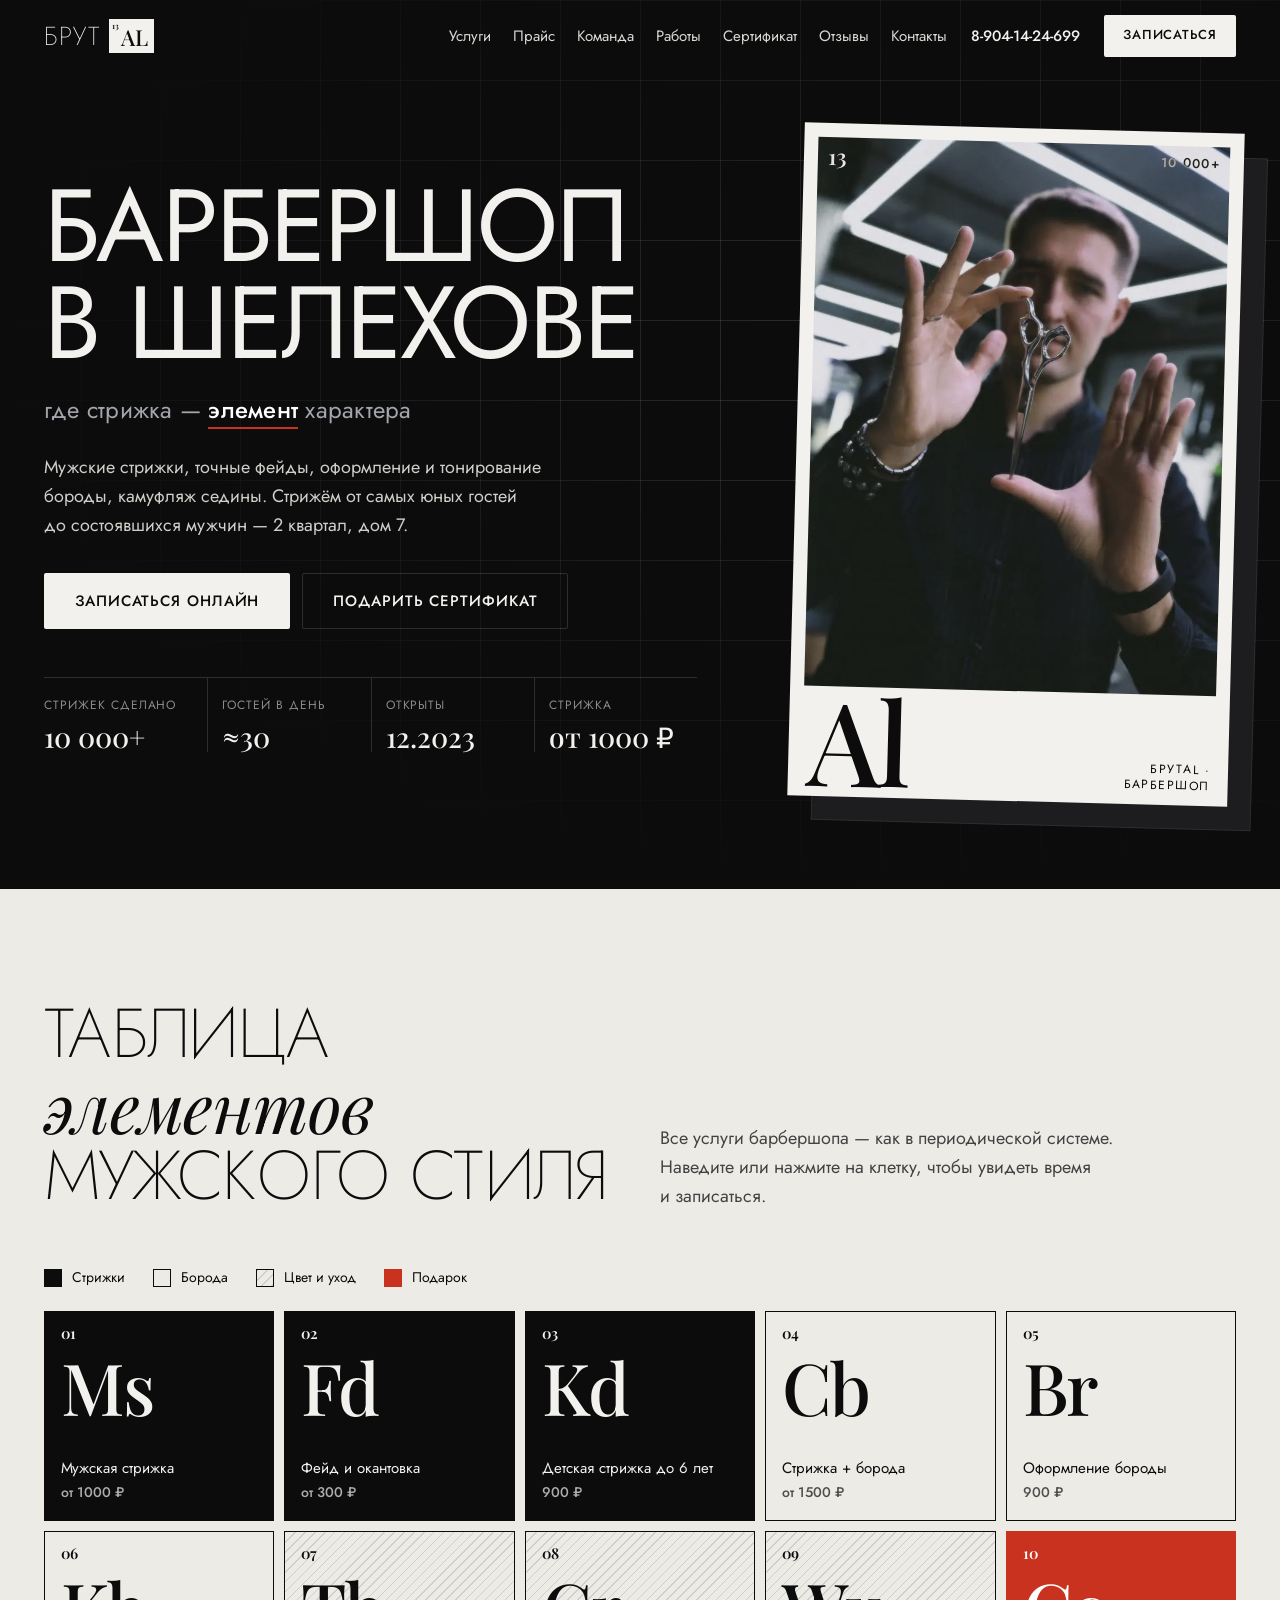
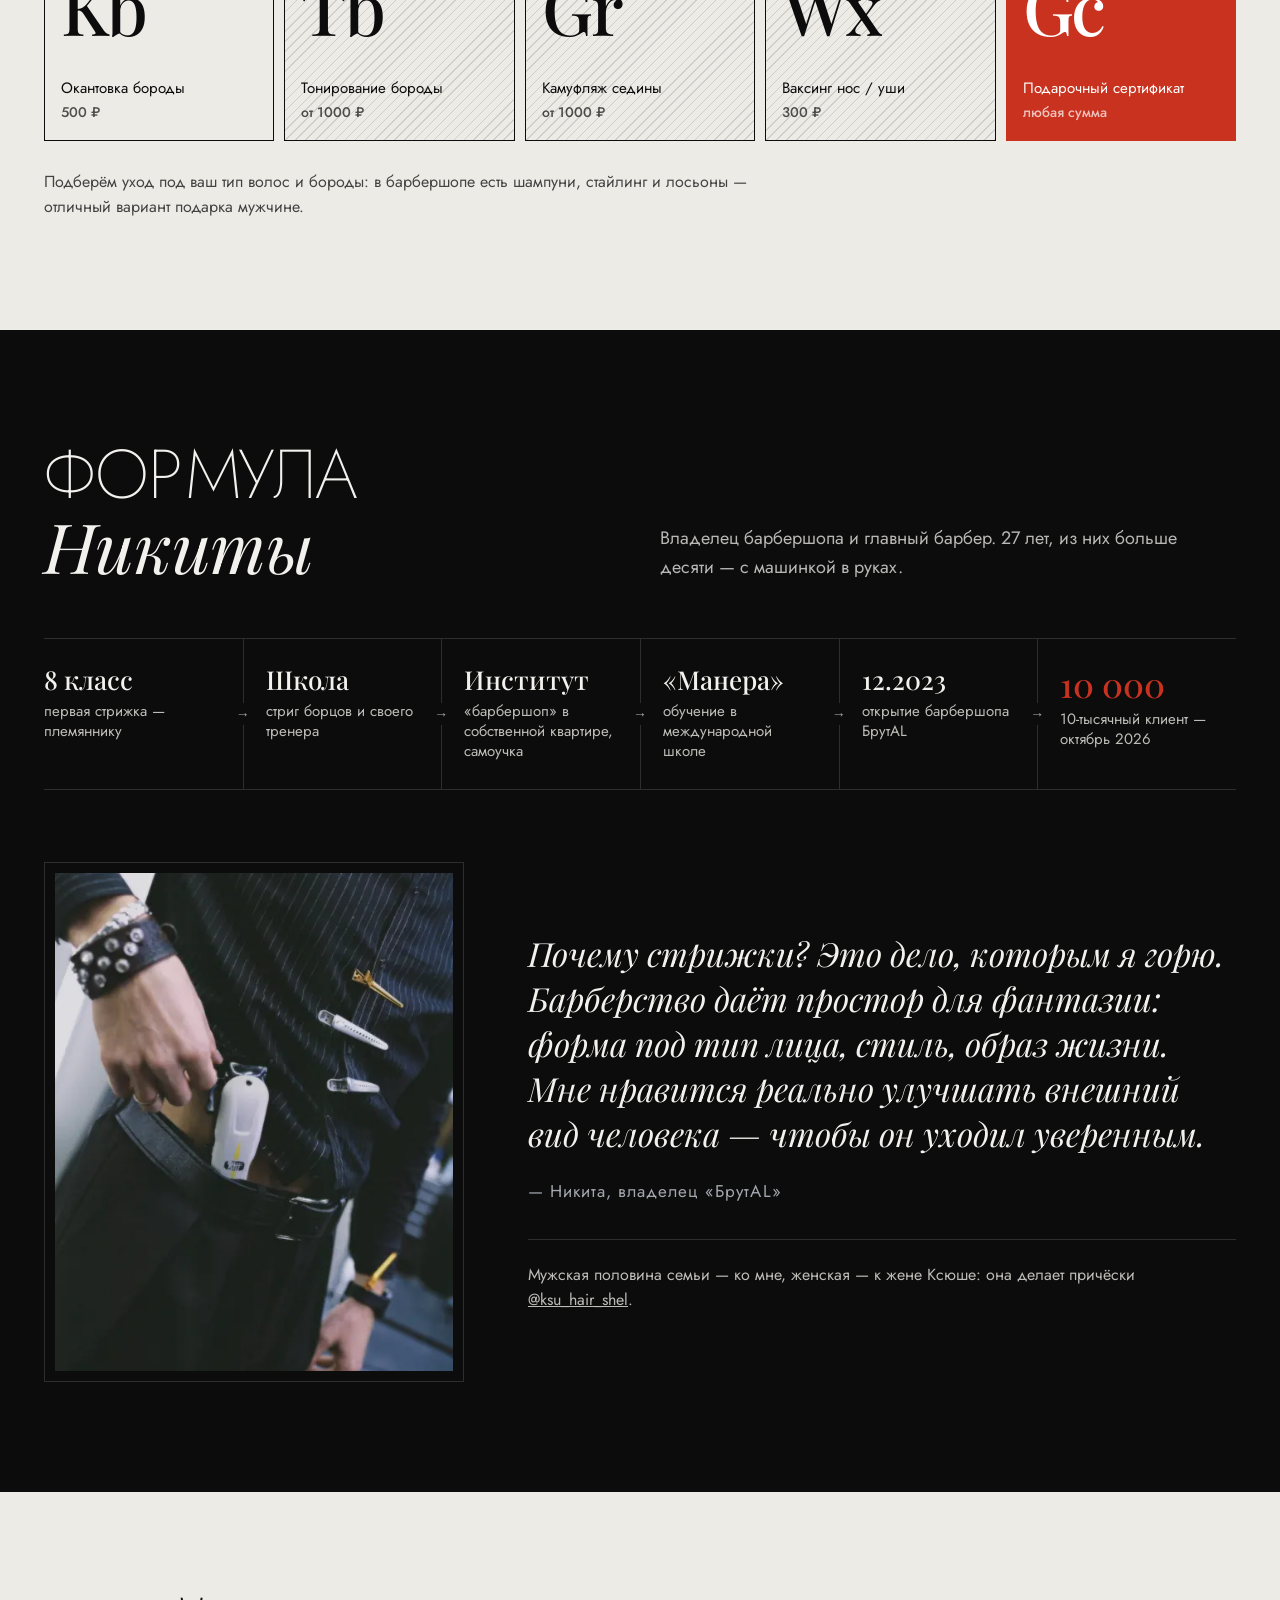
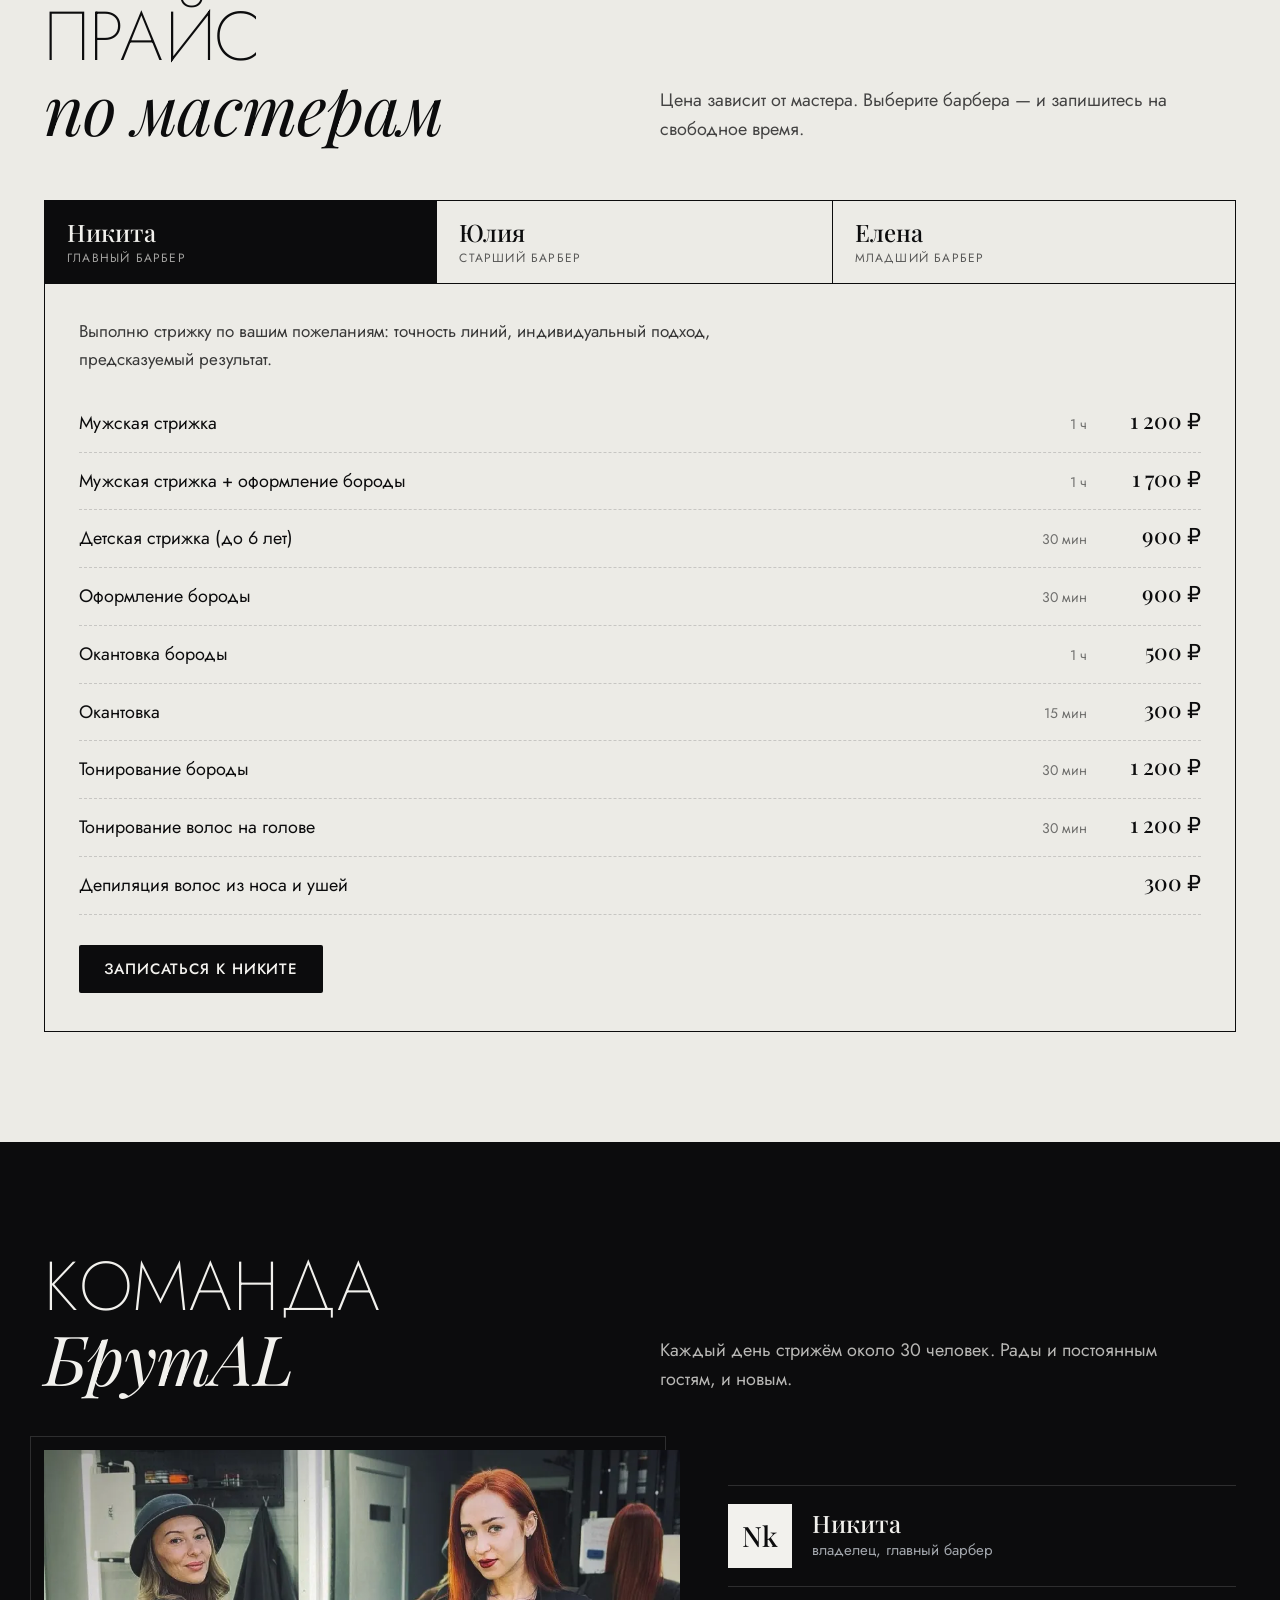
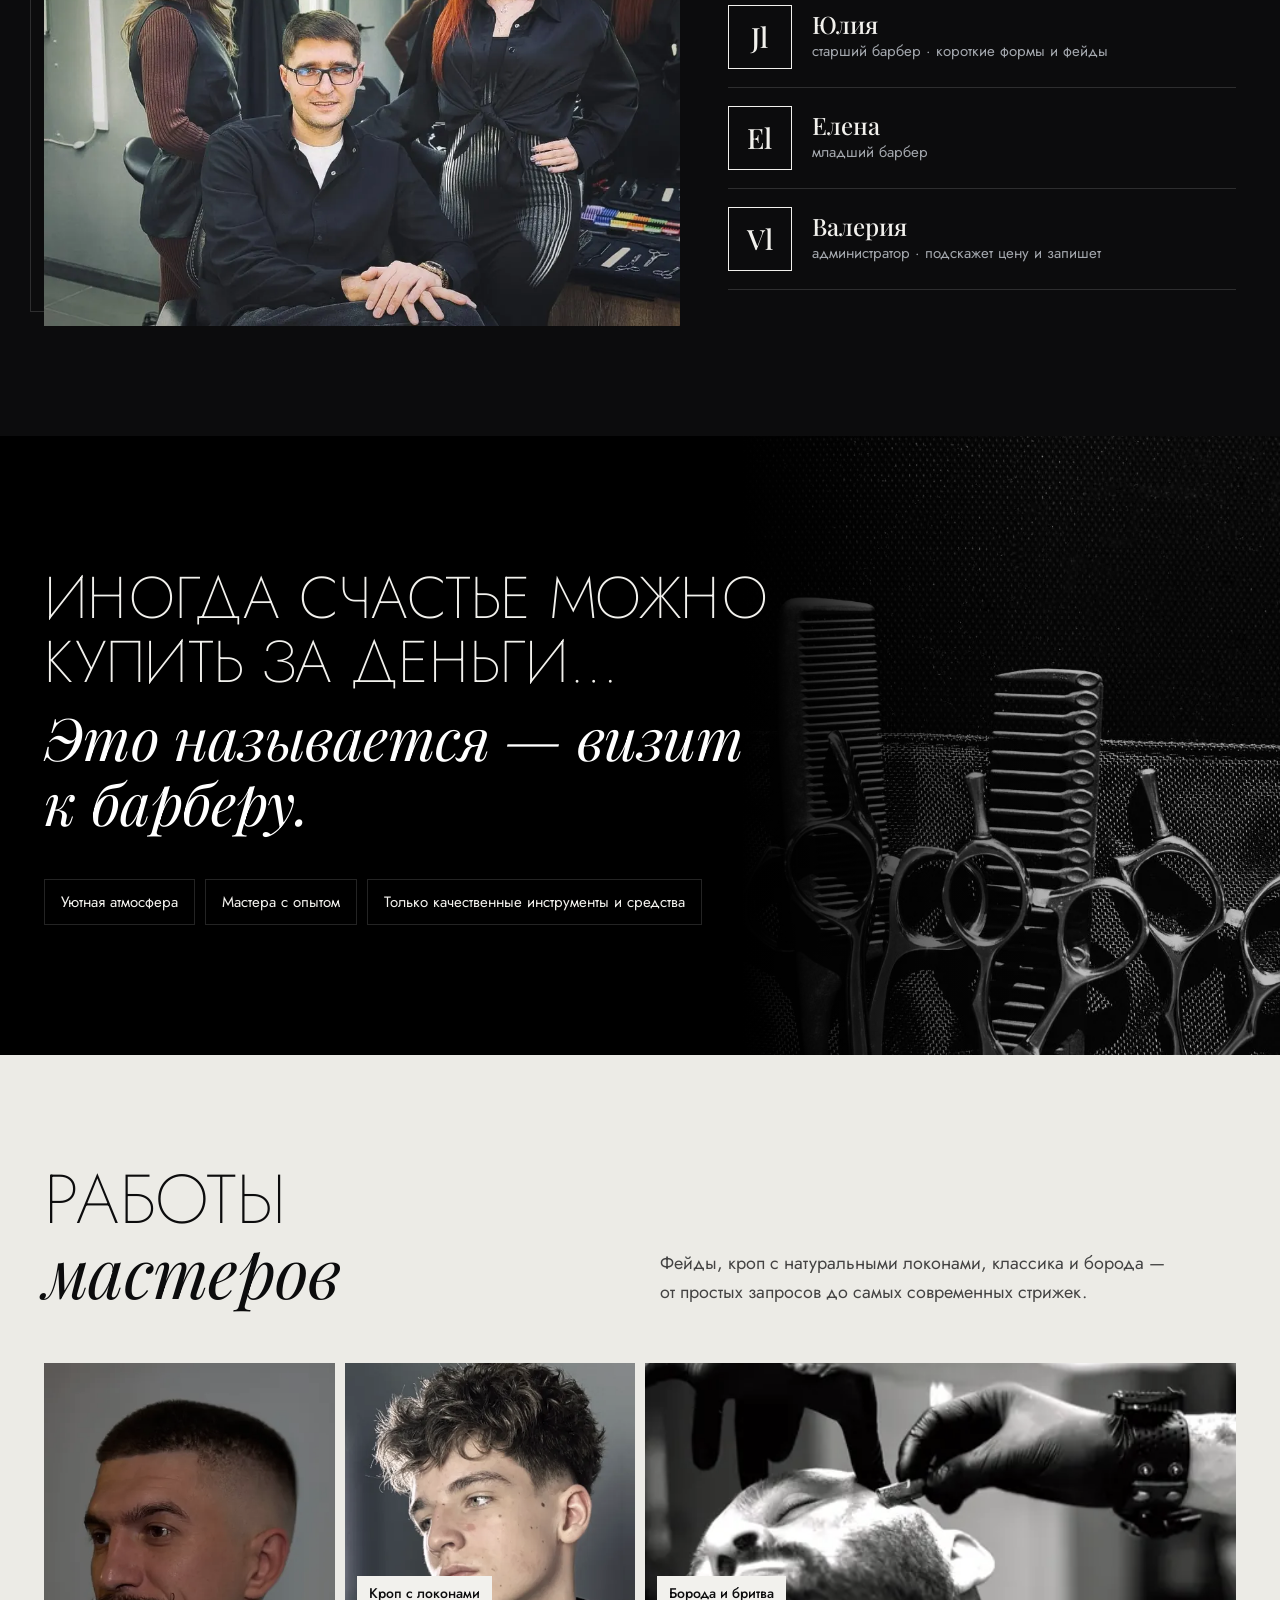
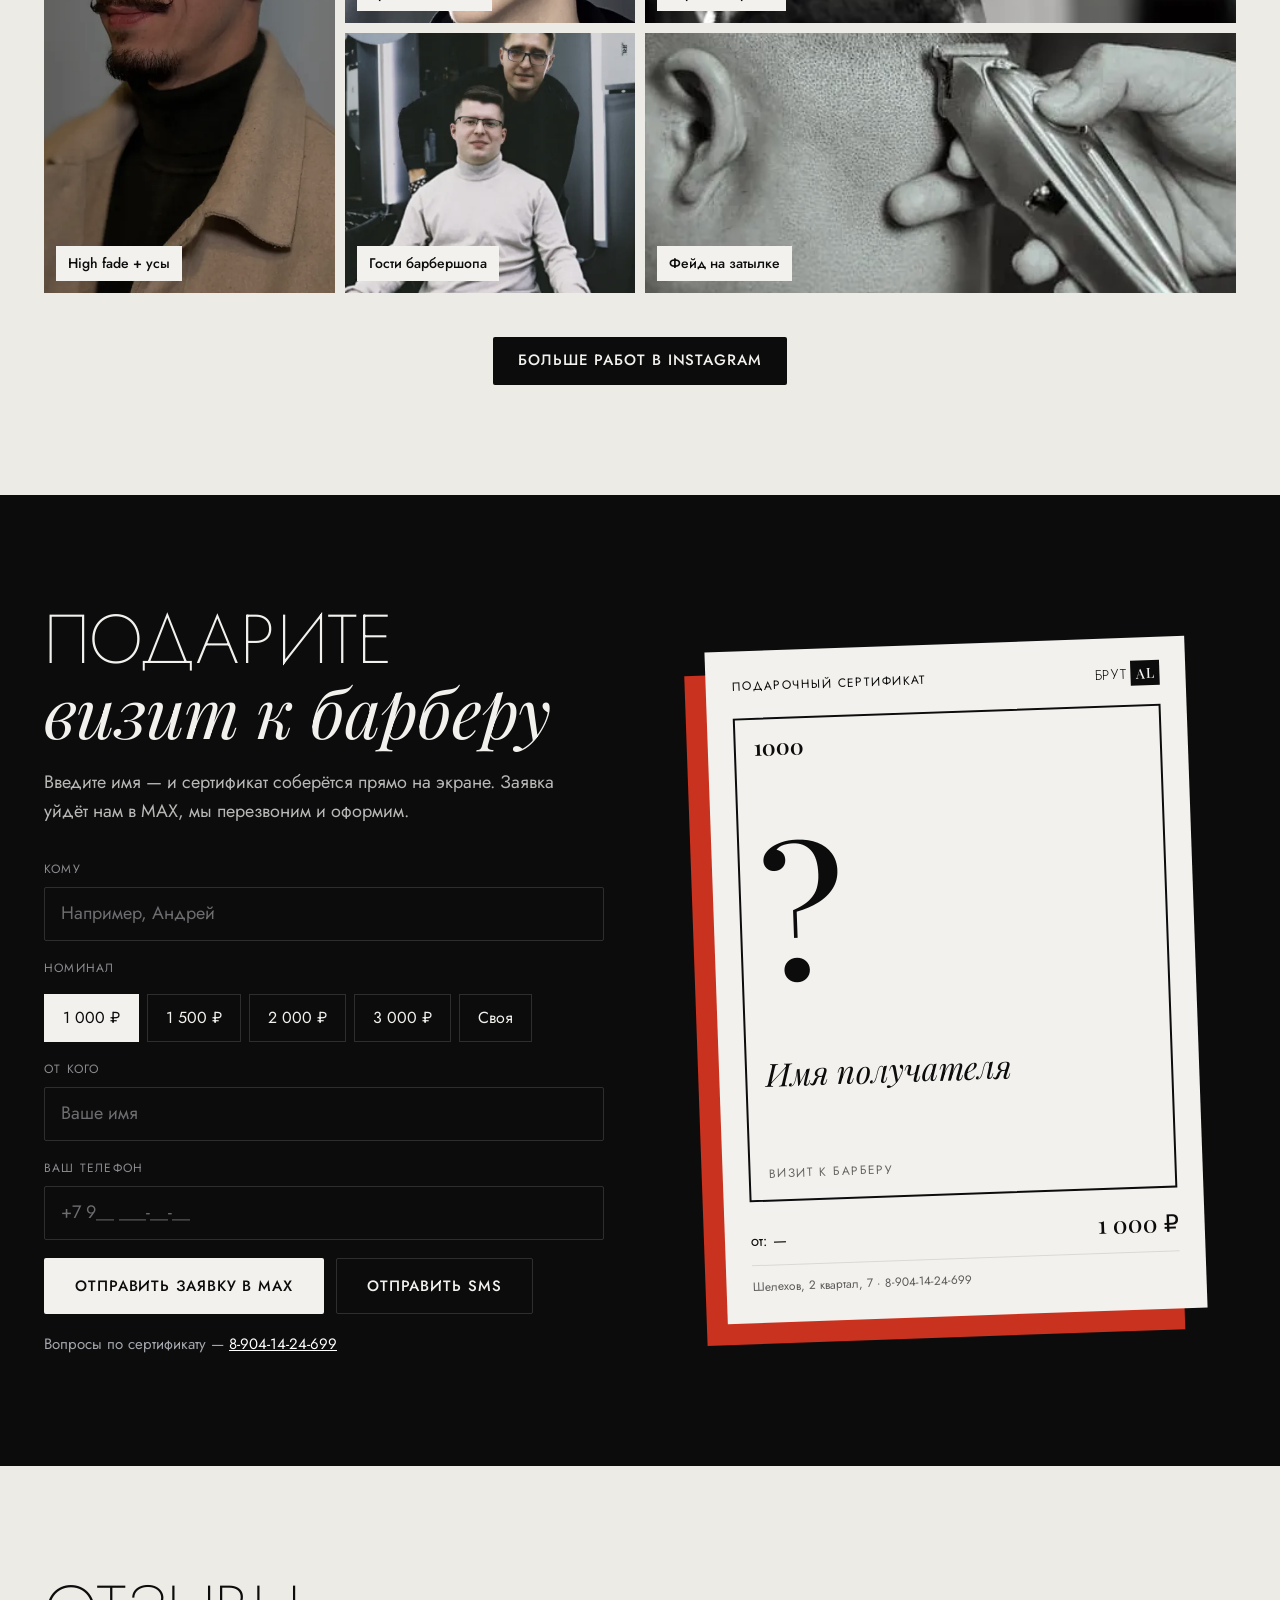
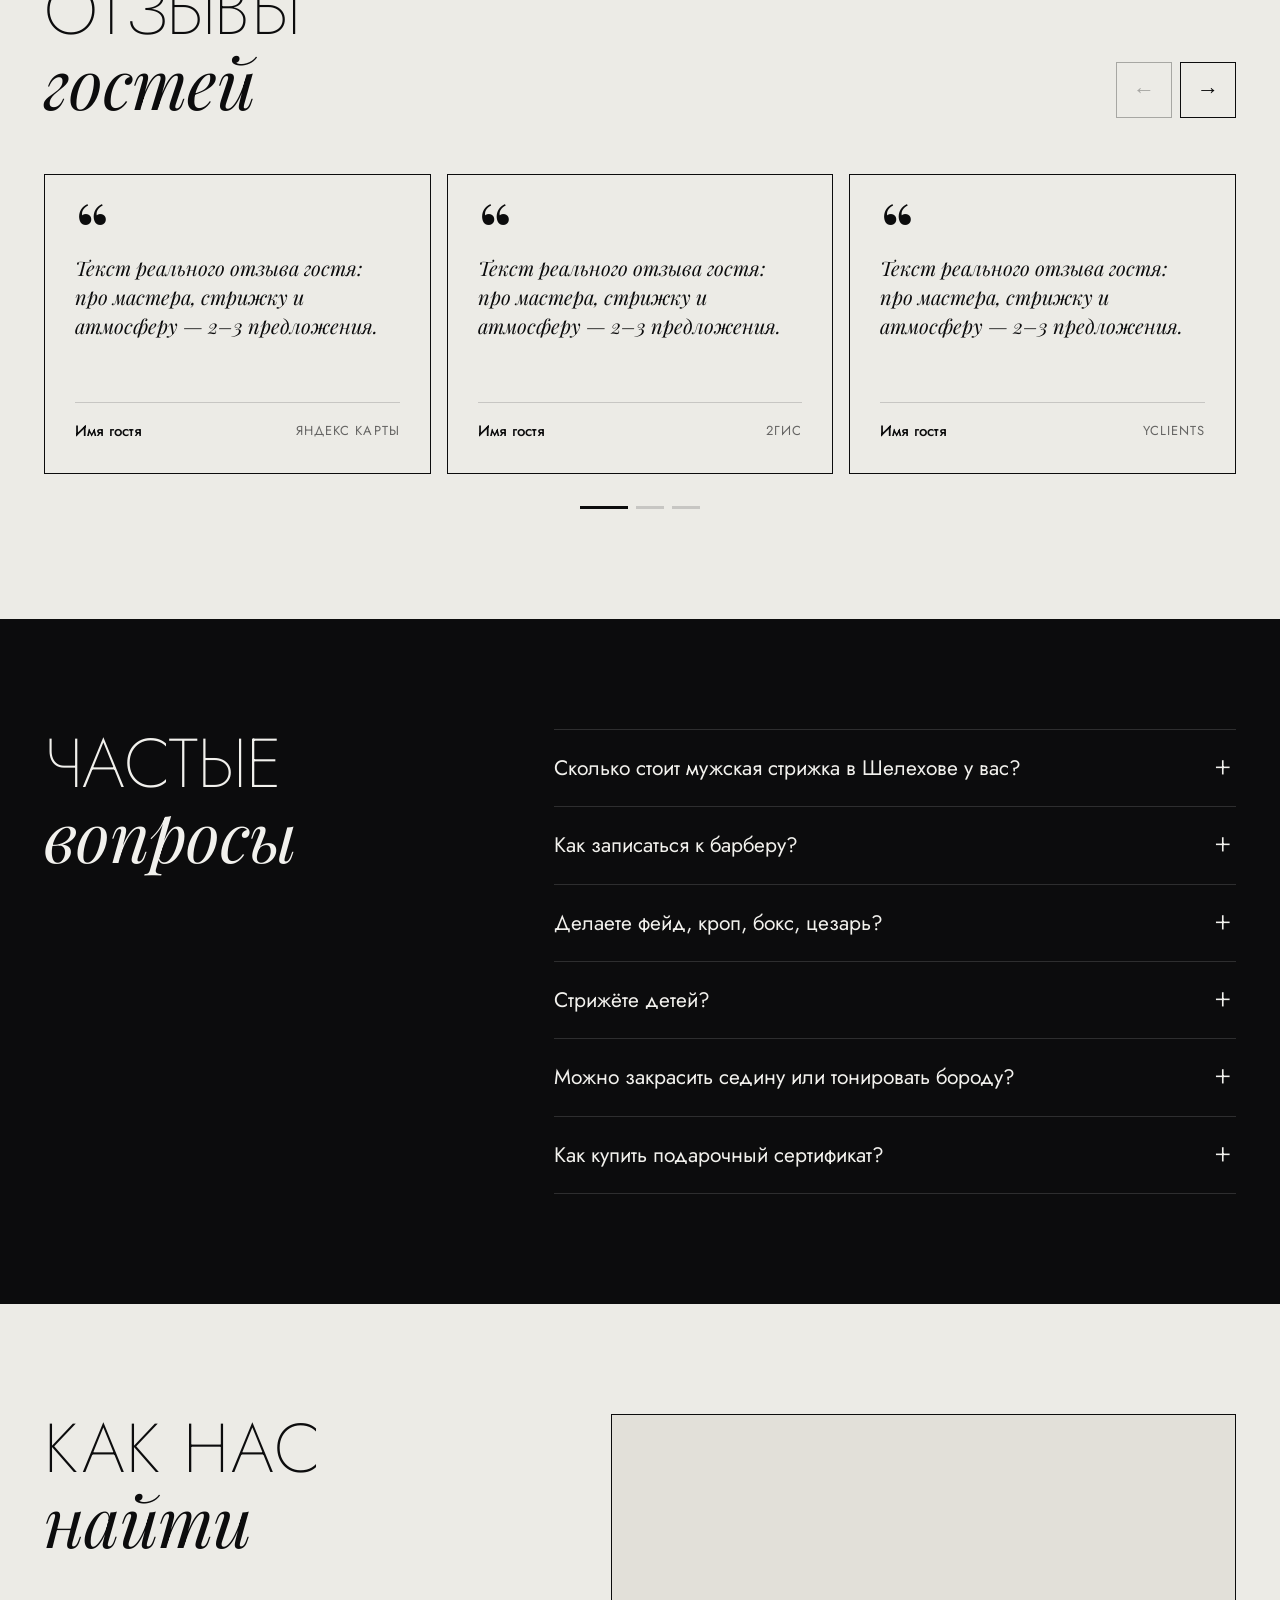
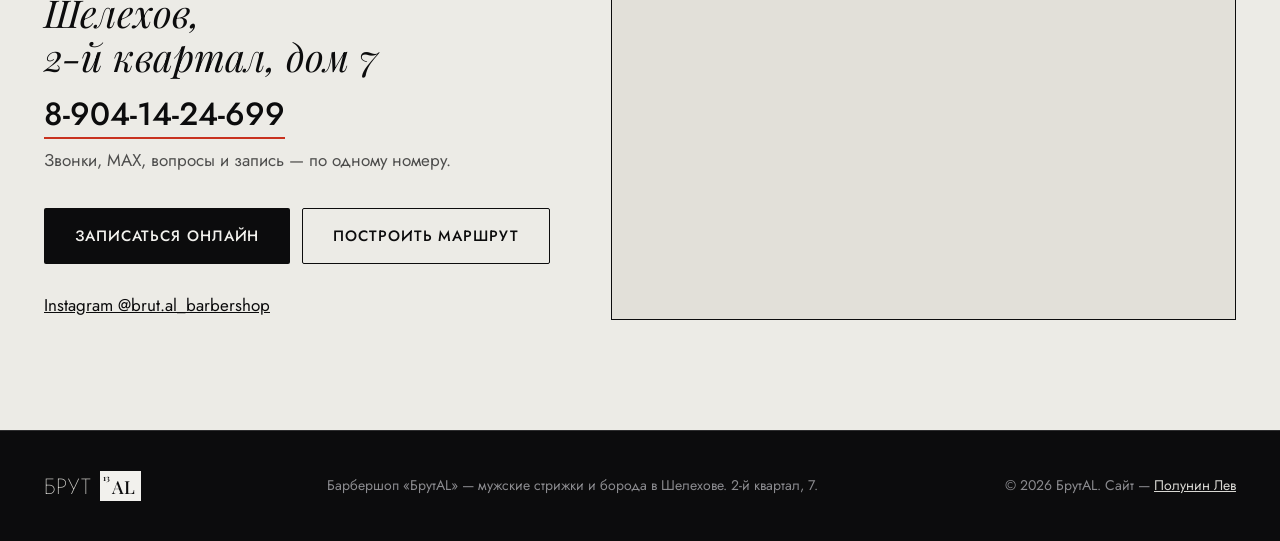
<file: index.html>
<!DOCTYPE html>
<html lang="ru">
<head>
<meta charset="utf-8">
<meta name="viewport" content="width=device-width, initial-scale=1, viewport-fit=cover">
<title>Барбершоп БрутAL в Шелехове — мужские стрижки, фейд, оформление бороды</title>
<meta name="description" content="Барбершоп «БрутAL» в Шелехове, 2 квартал, д. 7. Мужская стрижка от 1000 ₽, фейд, оформление и тонирование бороды, камуфляж седины, детская стрижка. Онлайн-запись к барберу, подарочные сертификаты. Тел. 8-904-14-24-699.">
<meta name="keywords" content="барбершоп Шелехов, мужская стрижка Шелехов, барбер Шелехов, стрижка бороды Шелехов, оформление бороды, фейд, детская стрижка Шелехов, камуфляж седины, тонирование бороды, мужская парикмахерская Шелехов, подарочный сертификат барбершоп">
<meta name="author" content="Полунин Лев">
<meta name="robots" content="index, follow, max-image-preview:large">
<link rel="canonical" href="https://brutal-barber.ru/">
<meta name="theme-color" content="#0c0c0d">
<meta name="format-detection" content="telephone=no">

<meta name="geo.region" content="RU-IRK">
<meta name="geo.placename" content="Шелехов">
<meta name="geo.position" content="52.2105;104.0990">
<meta name="ICBM" content="52.2105, 104.0990">

<meta property="og:type" content="website">
<meta property="og:locale" content="ru_RU">
<meta property="og:site_name" content="Барбершоп БрутAL">
<meta property="og:title" content="Барбершоп БрутAL — мужские стрижки и борода в Шелехове">
<meta property="og:description" content="Стрижки, фейды, оформление бороды и камуфляж седины. 10 000+ стрижек, онлайн-запись. Шелехов, 2 квартал, 7.">
<meta property="og:url" content="https://brutal-barber.ru/">
<meta property="og:image" content="https://brutal-barber.ru/img/og-image.jpg">
<meta property="og:image:width" content="1200">
<meta property="og:image:height" content="630">
<meta name="twitter:card" content="summary_large_image">

<link rel="icon" href="favicon.svg" type="image/svg+xml">
<link rel="apple-touch-icon" href="img/apple-touch-icon.png">
<link rel="manifest" href="manifest.webmanifest">

<link rel="preconnect" href="https://fonts.googleapis.com">
<link rel="preconnect" href="https://fonts.gstatic.com" crossorigin>
<link href="https://fonts.googleapis.com/css2?family=Jost:wght@200;300;400;500;600&family=Playfair+Display:ital,wght@0,500;0,700;1,400;1,600&display=swap" rel="stylesheet">
<link rel="preload" as="image" href="img/hero-nikita-lg.webp" type="image/webp">
<link rel="stylesheet" href="css/style.css">

<script type="application/ld+json">
{
  "@context": "https://schema.org",
  "@graph": [
    {
      "@type": ["HairSalon", "LocalBusiness"],
      "@id": "https://brutal-barber.ru/#barbershop",
      "name": "Барбершоп БрутAL",
      "alternateName": ["BrutAL", "Брутал барбершоп", "brut.al_barbershop"],
      "description": "Барбершоп в Шелехове: мужские стрижки, фейды, оформление и тонирование бороды, камуфляж седины, детские стрижки, ваксинг, продажа средств для ухода.",
      "url": "https://brutal-barber.ru/",
      "image": "https://brutal-barber.ru/img/og-image.jpg",
      "logo": "https://brutal-barber.ru/img/logo-512.png",
      "telephone": "+7-904-142-46-99",
      "priceRange": "300–1700 ₽",
      "currenciesAccepted": "RUB",
      "foundingDate": "2023-12",
      "founder": {"@id": "https://brutal-barber.ru/#nikita"},
      "address": {
        "@type": "PostalAddress",
        "streetAddress": "2-й квартал, д. 7",
        "addressLocality": "Шелехов",
        "addressRegion": "Иркутская область",
        "addressCountry": "RU"
      },
      "geo": {"@type": "GeoCoordinates", "latitude": 52.2105, "longitude": 104.0990},
      "areaServed": ["Шелехов", "Шелеховский район", "Иркутск"],
      "sameAs": ["https://www.instagram.com/brut.al_barbershop/", "https://n1043104.yclients.com/"],
      "potentialAction": {
        "@type": "ReserveAction",
        "target": "https://n1043104.yclients.com/",
        "name": "Онлайн-запись к барберу"
      },
      "hasOfferCatalog": {
        "@type": "OfferCatalog",
        "name": "Услуги барбершопа",
        "itemListElement": [
          {"@type": "Offer", "price": "1000", "priceCurrency": "RUB", "itemOffered": {"@type": "Service", "name": "Мужская стрижка"}},
          {"@type": "Offer", "price": "900", "priceCurrency": "RUB", "itemOffered": {"@type": "Service", "name": "Детская стрижка до 6 лет"}},
          {"@type": "Offer", "price": "1500", "priceCurrency": "RUB", "itemOffered": {"@type": "Service", "name": "Стрижка + оформление бороды"}},
          {"@type": "Offer", "price": "900", "priceCurrency": "RUB", "itemOffered": {"@type": "Service", "name": "Оформление бороды"}},
          {"@type": "Offer", "price": "1000", "priceCurrency": "RUB", "itemOffered": {"@type": "Service", "name": "Тонирование бороды"}},
          {"@type": "Offer", "price": "1000", "priceCurrency": "RUB", "itemOffered": {"@type": "Service", "name": "Камуфляж седины"}},
          {"@type": "Offer", "price": "300", "priceCurrency": "RUB", "itemOffered": {"@type": "Service", "name": "Окантовка"}},
          {"@type": "Offer", "price": "300", "priceCurrency": "RUB", "itemOffered": {"@type": "Service", "name": "Ваксинг носа и ушей"}}
        ]
      }
    },
    {
      "@type": "Person",
      "@id": "https://brutal-barber.ru/#nikita",
      "name": "Никита",
      "jobTitle": "Владелец и главный барбер",
      "worksFor": {"@id": "https://brutal-barber.ru/#barbershop"}
    },
    {
      "@type": "FAQPage",
      "mainEntity": [
        {"@type": "Question", "name": "Сколько стоит мужская стрижка в барбершопе БрутAL?", "acceptedAnswer": {"@type": "Answer", "text": "Мужская стрижка — от 1000 ₽ у старшего барбера Юлии и 1200 ₽ у главного барбера Никиты. У младшего барбера Елены — 500 ₽. Стрижка с оформлением бороды — от 1500 ₽."}},
        {"@type": "Question", "name": "Как записаться в барбершоп в Шелехове?", "acceptedAnswer": {"@type": "Answer", "text": "Онлайн через YCLIENTS — n1043104.yclients.com, или по телефону 8-904-14-24-699: администратор Валерия подскажет стоимость и запишет."}},
        {"@type": "Question", "name": "Стрижёте детей?", "acceptedAnswer": {"@type": "Answer", "text": "Да. Детская стрижка до 6 лет — 900 ₽, 30 минут. Ребят постарше стрижём по прайсу мужской стрижки."}},
        {"@type": "Question", "name": "Делаете камуфляж седины и тонирование бороды?", "acceptedAnswer": {"@type": "Answer", "text": "Да, тонирование бороды и камуфляж седины на голове — от 1000 ₽, около 30 минут."}},
        {"@type": "Question", "name": "Можно купить подарочный сертификат?", "acceptedAnswer": {"@type": "Answer", "text": "Да. Заполните форму на сайте — заявка уйдёт в MAX на номер 8-904-14-24-699, мы свяжемся и оформим сертификат на нужную сумму."}},
        {"@type": "Question", "name": "Где находится барбершоп БрутAL?", "acceptedAnswer": {"@type": "Answer", "text": "Шелехов, 2-й квартал, дом 7."}}
      ]
    }
  ]
}
</script>
</head>
<body>

<a class="skip" href="#main">К содержанию</a>

<header class="hdr" id="top">
  <div class="hdr__in wrap">
    <a class="logo" href="#top" aria-label="Барбершоп БрутAL — на главную">
      <span class="logo__brut">БРУТ</span><span class="logo__al"><sup>13</sup>AL</span>
    </a>
    <nav class="nav" id="nav" aria-label="Основное меню">
      <a href="#elements">Услуги</a>
      <a href="#prices">Прайс</a>
      <a href="#team">Команда</a>
      <a href="#works">Работы</a>
      <a href="#gift">Сертификат</a>
      <a href="#reviews">Отзывы</a>
      <a href="#contacts">Контакты</a>
      <a class="nav__tel" href="tel:+79041424699">8-904-14-24-699</a>
      <a class="btn btn--light nav__cta" href="https://n1043104.yclients.com/" target="_blank" rel="noopener">Записаться</a>
    </nav>
    <a class="hdr__tel" href="tel:+79041424699">8-904-14-24-699</a>
    <a class="btn btn--light hdr__cta" href="https://n1043104.yclients.com/" target="_blank" rel="noopener">Записаться</a>
    <button class="burger" id="burger" type="button" aria-label="Открыть меню" aria-controls="nav" aria-expanded="false"><span></span><span></span><span></span></button>
  </div>
</header>

<main id="main">

<!-- 1. HERO -->
<section class="hero">
  <div class="hero__grid wrap">
    <div class="hero__text">
      <h1 class="hero__title">
        <span class="t-thin">Барбершоп</span>
        <span class="t-thin">в&nbsp;Шелехове</span>
        <span class="t-thin t-sm">где стрижка — <b>элемент</b> характера</span>
      </h1>
      <p class="hero__lead">Мужские стрижки, точные фейды, оформление и&nbsp;тонирование бороды, камуфляж седины. Стрижём от&nbsp;самых юных гостей до&nbsp;состоявшихся мужчин — 2&nbsp;квартал, дом&nbsp;7.</p>
      <div class="hero__btns">
        <a class="btn btn--light btn--lg" href="https://n1043104.yclients.com/" target="_blank" rel="noopener">Записаться онлайн</a>
        <a class="btn btn--ghost btn--lg" href="#gift">Подарить сертификат</a>
      </div>
      <dl class="props">
        <div><dt>Стрижек сделано</dt><dd data-count="10000">10 000+</dd></div>
        <div><dt>Гостей в&nbsp;день</dt><dd>≈30</dd></div>
        <div><dt>Открыты</dt><dd>12.2023</dd></div>
        <div><dt>Стрижка</dt><dd>от&nbsp;1000&nbsp;₽</dd></div>
      </dl>
    </div>

    <figure class="cell cell--hero">
      <span class="cell__num">13</span>
      <span class="cell__mass">10&nbsp;000+</span>
      <picture>
        <source type="image/webp" srcset="img/hero-nikita-sm.webp 480w, img/hero-nikita-lg.webp 720w" sizes="(max-width: 900px) 90vw, 440px">
        <img src="img/hero-nikita-lg.jpg" srcset="img/hero-nikita-sm.jpg 480w, img/hero-nikita-lg.jpg 720w" sizes="(max-width: 900px) 90vw, 440px" width="720" height="960" alt="Барбер Никита с ножницами в барбершопе БрутAL, Шелехов" fetchpriority="high">
      </picture>
      <figcaption class="cell__sym"><span>Al</span><small>БрутAL · барбершоп</small></figcaption>
    </figure>
  </div>
</section>

<!-- 2. ТАБЛИЦА УСЛУГ -->
<section class="sec sec--paper" id="elements">
  <div class="wrap">
    <div class="sec__head">
      <h2 class="h2">Таблица <i>элементов</i> мужского стиля</h2>
      <p class="sec__sub">Все услуги барбершопа — как в&nbsp;периодической системе. Наведите или нажмите на&nbsp;клетку, чтобы увидеть время и&nbsp;записаться.</p>
    </div>

    <ul class="legend" aria-label="Группы услуг">
      <li><i class="lg lg--solid"></i>Стрижки</li>
      <li><i class="lg lg--line"></i>Борода</li>
      <li><i class="lg lg--hatch"></i>Цвет и уход</li>
      <li><i class="lg lg--red"></i>Подарок</li>
    </ul>

    <ul class="table" role="list">
      <li class="el el--solid" tabindex="0">
        <span class="el__n">01</span><span class="el__s">Ms</span><span class="el__name">Мужская стрижка</span><span class="el__p">от 1000 ₽</span>
        <span class="el__more">1 час · бокс, полубокс, кроп, цезарь, фейды и модельные стрижки под тип лица <a href="https://n1043104.yclients.com/" target="_blank" rel="noopener">Записаться →</a></span>
      </li>
      <li class="el el--solid" tabindex="0">
        <span class="el__n">02</span><span class="el__s">Fd</span><span class="el__name">Фейд и окантовка</span><span class="el__p">от 300 ₽</span>
        <span class="el__more">15 мин · освежить контур между стрижками: виски, шея, линия роста <a href="https://n1043104.yclients.com/" target="_blank" rel="noopener">Записаться →</a></span>
      </li>
      <li class="el el--solid" tabindex="0">
        <span class="el__n">03</span><span class="el__s">Kd</span><span class="el__name">Детская стрижка до 6 лет</span><span class="el__p">900 ₽</span>
        <span class="el__more">30 мин · «стрижка как у папы» — с первых лет в атмосфере барбершопа <a href="https://n1043104.yclients.com/" target="_blank" rel="noopener">Записаться →</a></span>
      </li>
      <li class="el el--line" tabindex="0">
        <span class="el__n">04</span><span class="el__s">Cb</span><span class="el__name">Стрижка + борода</span><span class="el__p">от 1500 ₽</span>
        <span class="el__more">1–1,5 часа · комплекс: стрижка и моделирование бороды в одном визите <a href="https://n1043104.yclients.com/" target="_blank" rel="noopener">Записаться →</a></span>
      </li>
      <li class="el el--line" tabindex="0">
        <span class="el__n">05</span><span class="el__s">Br</span><span class="el__name">Оформление бороды</span><span class="el__p">900 ₽</span>
        <span class="el__more">30–40 мин · форма ножницами, шейвером, машинкой и триммером — держится долго <a href="https://n1043104.yclients.com/" target="_blank" rel="noopener">Записаться →</a></span>
      </li>
      <li class="el el--line" tabindex="0">
        <span class="el__n">06</span><span class="el__s">Kb</span><span class="el__name">Окантовка бороды</span><span class="el__p">500 ₽</span>
        <span class="el__more">чёткие линии щёк и шеи без изменения длины <a href="https://n1043104.yclients.com/" target="_blank" rel="noopener">Записаться →</a></span>
      </li>
      <li class="el el--hatch" tabindex="0">
        <span class="el__n">07</span><span class="el__s">Tb</span><span class="el__name">Тонирование бороды</span><span class="el__p">от 1000 ₽</span>
        <span class="el__more">30 мин · ровный естественный цвет, борода выглядит гуще <a href="https://n1043104.yclients.com/" target="_blank" rel="noopener">Записаться →</a></span>
      </li>
      <li class="el el--hatch" tabindex="0">
        <span class="el__n">08</span><span class="el__s">Gr</span><span class="el__name">Камуфляж седины</span><span class="el__p">от 1000 ₽</span>
        <span class="el__more">30 мин · тонирование седых волос на голове — без эффекта «покрасился» <a href="https://n1043104.yclients.com/" target="_blank" rel="noopener">Записаться →</a></span>
      </li>
      <li class="el el--hatch" tabindex="0">
        <span class="el__n">09</span><span class="el__s">Wx</span><span class="el__name">Ваксинг нос / уши</span><span class="el__p">300 ₽</span>
        <span class="el__more">горячий воск: нос, уши, брови, шея, пушок на щеках — надолго <a href="https://n1043104.yclients.com/" target="_blank" rel="noopener">Записаться →</a></span>
      </li>
      <li class="el el--red" tabindex="0">
        <span class="el__n">10</span><span class="el__s">Gc</span><span class="el__name">Подарочный сертификат</span><span class="el__p">любая сумма</span>
        <span class="el__more">лучший подарок мужчине — визит к барберу + уход <a href="#gift">Оформить →</a></span>
      </li>
    </ul>
    <p class="note">Подберём уход под ваш тип волос и бороды: в барбершопе есть шампуни, стайлинг и лосьоны — отличный вариант подарка мужчине.</p>
  </div>
</section>

<!-- 3. ИСТОРИЯ -->
<section class="sec" id="story">
  <div class="wrap story">
    <div class="story__head">
      <h2 class="h2">Формула <i>Никиты</i></h2>
      <p class="sec__sub">Владелец барбершопа и&nbsp;главный барбер. 27&nbsp;лет, из&nbsp;них больше десяти — с&nbsp;машинкой в&nbsp;руках.</p>
    </div>

    <ol class="reaction">
      <li><b>8 класс</b><span>первая стрижка — племяннику</span></li>
      <li><b>Школа</b><span>стриг борцов и своего тренера</span></li>
      <li><b>Институт</b><span>«барбершоп» в собственной квартире, самоучка</span></li>
      <li><b>«Манера»</b><span>обучение в международной школе</span></li>
      <li><b>12.2023</b><span>открытие барбершопа БрутAL</span></li>
      <li class="reaction__out"><b>10 000</b><span>10-тысячный клиент — октябрь 2026</span></li>
    </ol>

    <div class="story__body">
      <figure class="story__img">
        <picture>
          <source type="image/webp" srcset="img/tools-belt-sm.webp 480w, img/tools-belt-lg.webp 960w" sizes="(max-width: 900px) 90vw, 420px">
          <img src="img/tools-belt-lg.jpg" srcset="img/tools-belt-sm.jpg 480w, img/tools-belt-lg.jpg 960w" sizes="(max-width: 900px) 90vw, 420px" width="960" height="1272" loading="lazy" alt="Машинка для стрижки и зажимы барбера на поясе">
        </picture>
      </figure>
      <blockquote class="story__quote">
        <p>Почему стрижки? Это дело, которым я&nbsp;горю. Барберство даёт простор для фантазии: форма под тип лица, стиль, образ жизни. Мне нравится реально улучшать внешний вид человека — чтобы он уходил уверенным.</p>
        <footer>— Никита, владелец «БрутAL»</footer>
        <p class="story__side">Мужская половина семьи — ко&nbsp;мне, женская — к&nbsp;жене Ксюше: она делает причёски <a href="https://www.instagram.com/ksu_hair_shel/" target="_blank" rel="noopener">@ksu_hair_shel</a>.</p>
      </blockquote>
    </div>
  </div>
</section>

<!-- 4. ПРАЙС ПО МАСТЕРАМ -->
<section class="sec sec--paper" id="prices">
  <div class="wrap">
    <div class="sec__head">
      <h2 class="h2">Прайс <i>по мастерам</i></h2>
      <p class="sec__sub">Цена зависит от мастера. Выберите барбера — и запишитесь на свободное время.</p>
    </div>

    <div class="tabs" role="tablist" aria-label="Мастера">
      <button class="tab is-active" role="tab" id="t-nikita" aria-controls="p-nikita" aria-selected="true">Никита <small>главный барбер</small></button>
      <button class="tab" role="tab" id="t-julia" aria-controls="p-julia" aria-selected="false" tabindex="-1">Юлия <small>старший барбер</small></button>
      <button class="tab" role="tab" id="t-elena" aria-controls="p-elena" aria-selected="false" tabindex="-1">Елена <small>младший барбер</small></button>
    </div>

    <div class="panel is-active" role="tabpanel" id="p-nikita" aria-labelledby="t-nikita">
      <p class="panel__about">Выполню стрижку по&nbsp;вашим пожеланиям: точность линий, индивидуальный подход, предсказуемый результат.</p>
      <ul class="price">
        <li><span>Мужская стрижка</span><i>1 ч</i><b>1 200 ₽</b></li>
        <li><span>Мужская стрижка + оформление бороды</span><i>1 ч</i><b>1 700 ₽</b></li>
        <li><span>Детская стрижка (до 6 лет)</span><i>30 мин</i><b>900 ₽</b></li>
        <li><span>Оформление бороды</span><i>30 мин</i><b>900 ₽</b></li>
        <li><span>Окантовка бороды</span><i>1 ч</i><b>500 ₽</b></li>
        <li><span>Окантовка</span><i>15 мин</i><b>300 ₽</b></li>
        <li><span>Тонирование бороды</span><i>30 мин</i><b>1 200 ₽</b></li>
        <li><span>Тонирование волос на голове</span><i>30 мин</i><b>1 200 ₽</b></li>
        <li><span>Депиляция волос из носа и ушей</span><i></i><b>300 ₽</b></li>
      </ul>
      <a class="btn btn--dark" href="https://n1043104.yclients.com/" target="_blank" rel="noopener">Записаться к Никите</a>
    </div>

    <div class="panel" role="tabpanel" id="p-julia" aria-labelledby="t-julia" hidden>
      <p class="panel__about">Короткие стрижки. Чисто. Точно. Стильно. Бокс, полубокс, модельные, кроп, цезарь, фейды и&nbsp;окантовка.</p>
      <ul class="price">
        <li><span>Мужская стрижка</span><i>1 ч</i><b>1 000 ₽</b></li>
        <li><span>Стрижка + оформление бороды</span><i>1 ч 30 мин</i><b>1 500 ₽</b></li>
        <li><span>Детская стрижка (до 6 лет)</span><i>30 мин</i><b>900 ₽</b></li>
        <li><span>Оформление бороды</span><i>40 мин</i><b>900 ₽</b></li>
        <li><span>Тонирование бороды</span><i>30 мин</i><b>1 000 ₽</b></li>
        <li><span>Тонирование седины на голове</span><i>30 мин</i><b>1 000 ₽</b></li>
        <li><span>Ваксинг (нос / уши)</span><i></i><b>300 ₽</b></li>
      </ul>
      <a class="btn btn--dark" href="https://n1043104.yclients.com/" target="_blank" rel="noopener">Записаться к Юлии</a>
    </div>

    <div class="panel" role="tabpanel" id="p-elena" aria-labelledby="t-elena" hidden>
      <p class="panel__about">Самая доступная стрижка в&nbsp;барбершопе — с&nbsp;тем же вниманием к&nbsp;деталям и&nbsp;инструментом команды.</p>
      <ul class="price">
        <li><span>Стрижка</span><i>1 ч 30 мин</i><b>500 ₽</b></li>
      </ul>
      <a class="btn btn--dark" href="https://n1043104.yclients.com/" target="_blank" rel="noopener">Записаться к Елене</a>
    </div>
  </div>
</section>

<!-- 5. КОМАНДА -->
<section class="sec" id="team">
  <div class="wrap">
    <div class="sec__head">
      <h2 class="h2">Команда <i>БрутAL</i></h2>
      <p class="sec__sub">Каждый день стрижём около 30 человек. Рады и постоянным гостям, и новым.</p>
    </div>
    <div class="team">
      <figure class="team__photo">
        <picture>
          <source type="image/webp" srcset="img/team-sm.webp 480w, img/team-lg.webp 960w" sizes="(max-width: 900px) 92vw, 640px">
          <img src="img/team-lg.jpg" srcset="img/team-sm.jpg 480w, img/team-lg.jpg 960w" sizes="(max-width: 900px) 92vw, 640px" width="960" height="720" loading="lazy" alt="Команда барбершопа БрутAL в Шелехове">
        </picture>
      </figure>
      <ul class="crew">
        <li><span class="crew__s">Nk</span><div><b>Никита</b><small>владелец, главный барбер</small></div></li>
        <li><span class="crew__s">Jl</span><div><b>Юлия</b><small>старший барбер · короткие формы и фейды</small></div></li>
        <li><span class="crew__s">El</span><div><b>Елена</b><small>младший барбер</small></div></li>
        <li><span class="crew__s">Vl</span><div><b>Валерия</b><small>администратор · подскажет цену и запишет</small></div></li>
      </ul>
    </div>
  </div>
</section>

<!-- 6. ЦИТАТА -->
<section class="quote">
  <picture class="quote__bg">
    <source type="image/webp" srcset="img/scissors-sm.webp 480w, img/scissors-lg.webp 760w" sizes="(max-width: 900px) 100vw, 40vw">
    <img src="img/scissors-lg.jpg" srcset="img/scissors-sm.jpg 480w, img/scissors-lg.jpg 760w" sizes="(max-width: 900px) 100vw, 40vw" width="760" height="1350" loading="lazy" alt="Ножницы и расчёски барбера">
  </picture>
  <div class="wrap quote__in">
    <p class="quote__text">Иногда счастье можно купить за&nbsp;деньги… <span>Это называется — визит к&nbsp;барберу.</span></p>
    <ul class="quote__list">
      <li>Уютная атмосфера</li>
      <li>Мастера с опытом</li>
      <li>Только качественные инструменты и средства</li>
    </ul>
  </div>
</section>

<!-- 7. РАБОТЫ -->
<section class="sec sec--paper" id="works">
  <div class="wrap">
    <div class="sec__head">
      <h2 class="h2">Работы <i>мастеров</i></h2>
      <p class="sec__sub">Фейды, кроп с натуральными локонами, классика и борода — от простых запросов до самых современных стрижек.</p>
    </div>
    <div class="works">
      <button class="work work--tall" type="button" data-full="img/work-mustache-lg.jpg">
        <picture><source type="image/webp" srcset="img/work-mustache-sm.webp"><img src="img/work-mustache-sm.jpg" width="480" height="852" loading="lazy" alt="Мужская стрижка с высоким фейдом и оформленные усы"></picture>
        <span>High fade + усы</span>
      </button>
      <button class="work" type="button" data-full="img/work-curly-crop-lg.jpg">
        <picture><source type="image/webp" srcset="img/work-curly-crop-sm.webp"><img src="img/work-curly-crop-sm.jpg" width="480" height="480" loading="lazy" alt="Текстурный кроп с кудрями и низким фейдом"></picture>
        <span>Кроп с локонами</span>
      </button>
      <button class="work" type="button" data-full="img/work-beard-razor-lg.jpg">
        <picture><source type="image/webp" srcset="img/work-beard-razor-sm.webp"><img src="img/work-beard-razor-sm.jpg" width="480" height="328" loading="lazy" alt="Оформление бороды опасной бритвой"></picture>
        <span>Борода и бритва</span>
      </button>
      <button class="work" type="button" data-full="img/guests-lg.jpg">
        <picture><source type="image/webp" srcset="img/guests-sm.webp"><img src="img/guests-sm.jpg" width="480" height="639" loading="lazy" alt="Гость барбершопа после стрижки вместе с барбером"></picture>
        <span>Гости барбершопа</span>
      </button>
      <button class="work work--wide" type="button" data-full="img/work-neck-fade-lg.jpg">
        <picture><source type="image/webp" srcset="img/work-neck-fade-sm.webp"><img src="img/work-neck-fade-sm.jpg" width="480" height="850" loading="lazy" alt="Фейд на затылке триммером"></picture>
        <span>Фейд на затылке</span>
      </button>
    </div>
    <div class="center"><a class="btn btn--dark" href="https://www.instagram.com/brut.al_barbershop/" target="_blank" rel="noopener">Больше работ в Instagram</a></div>
  </div>
</section>

<!-- 8. СЕРТИФИКАТ -->
<section class="sec" id="gift">
  <div class="wrap gift">
    <div class="gift__form">
      <h2 class="h2">Подарите <i>визит к барберу</i></h2>
      <p class="sec__sub">Введите имя — и сертификат соберётся прямо на экране. Заявка уйдёт нам в&nbsp;MAX, мы&nbsp;перезвоним и&nbsp;оформим.</p>
      <form id="giftForm" novalidate>
        <label class="fld"><span>Кому</span><input id="gTo" name="to" type="text" maxlength="24" placeholder="Например, Андрей" autocomplete="off" required></label>
        <fieldset class="fld fld--chips">
          <legend>Номинал</legend>
          <label><input type="radio" name="sum" value="1000" checked><span>1 000 ₽</span></label>
          <label><input type="radio" name="sum" value="1500"><span>1 500 ₽</span></label>
          <label><input type="radio" name="sum" value="2000"><span>2 000 ₽</span></label>
          <label><input type="radio" name="sum" value="3000"><span>3 000 ₽</span></label>
          <label><input type="radio" name="sum" value="other"><span>Своя</span></label>
        </fieldset>
        <label class="fld" id="gOtherWrap" hidden><span>Своя сумма, ₽</span><input id="gOther" type="number" inputmode="numeric" min="300" step="100" placeholder="2500"></label>
        <label class="fld"><span>От кого</span><input id="gFrom" type="text" maxlength="30" placeholder="Ваше имя" autocomplete="name"></label>
        <label class="fld"><span>Ваш телефон</span><input id="gPhone" type="tel" inputmode="tel" placeholder="+7 9__ ___-__-__" autocomplete="tel" required></label>
        <p class="err" id="gErr" role="alert" hidden></p>
        <div class="gift__btns">
          <button class="btn btn--light btn--lg" type="submit">Отправить заявку в MAX</button>
          <a class="btn btn--ghost btn--lg" id="gSms" href="sms:+79041424699">Отправить SMS</a>
        </div>
        <p class="gift__hint">Вопросы по сертификату — <a href="tel:+79041424699">8-904-14-24-699</a></p>
      </form>
    </div>

    <div class="gift__preview" aria-live="polite">
      <div class="cert" id="cert">
        <div class="cert__top"><span>Подарочный сертификат</span><span class="cert__logo">БРУТ<b>AL</b></span></div>
        <div class="cert__cell">
          <span class="cert__n" id="cN">1000</span>
          <span class="cert__s" id="cS">?</span>
          <span class="cert__name" id="cName">Имя получателя</span>
          <span class="cert__m">визит к барберу</span>
        </div>
        <div class="cert__bot">
          <span>от: <b id="cFrom">—</b></span>
          <span><b id="cSum">1 000 ₽</b></span>
        </div>
        <div class="cert__addr">Шелехов, 2 квартал, 7 · 8-904-14-24-699</div>
      </div>
    </div>
  </div>
</section>

<!-- 9. ОТЗЫВЫ -->
<section class="sec sec--paper" id="reviews">
  <div class="wrap">
    <div class="sec__head sec__head--row">
      <h2 class="h2">Отзывы <i>гостей</i></h2>
      <div class="sl-nav">
        <button class="sl-btn" type="button" id="slPrev" aria-label="Предыдущий отзыв">←</button>
        <button class="sl-btn" type="button" id="slNext" aria-label="Следующий отзыв">→</button>
      </div>
    </div>
    <!-- ЗАМЕНИТЬ ПЕРЕД ПУБЛИКАЦИЕЙ: вставьте реальные отзывы гостей (Яндекс Карты / 2ГИС / YCLIENTS / Instagram). -->
    <div class="slider" id="slider" tabindex="0" aria-label="Отзывы">
      <article class="rv"><p class="rv__t">Текст реального отзыва гостя: про мастера, стрижку и атмосферу — 2–3 предложения.</p><footer><span class="rv__a">Имя гостя</span><span class="rv__src">Яндекс Карты</span></footer></article>
      <article class="rv"><p class="rv__t">Текст реального отзыва гостя: про мастера, стрижку и атмосферу — 2–3 предложения.</p><footer><span class="rv__a">Имя гостя</span><span class="rv__src">2ГИС</span></footer></article>
      <article class="rv"><p class="rv__t">Текст реального отзыва гостя: про мастера, стрижку и атмосферу — 2–3 предложения.</p><footer><span class="rv__a">Имя гостя</span><span class="rv__src">YCLIENTS</span></footer></article>
      <article class="rv"><p class="rv__t">Текст реального отзыва гостя: про мастера, стрижку и атмосферу — 2–3 предложения.</p><footer><span class="rv__a">Имя гостя</span><span class="rv__src">Instagram</span></footer></article>
      <article class="rv"><p class="rv__t">Текст реального отзыва гостя: про мастера, стрижку и атмосферу — 2–3 предложения.</p><footer><span class="rv__a">Имя гостя</span><span class="rv__src">Яндекс Карты</span></footer></article>
    </div>
    <div class="dots" id="dots" aria-hidden="true"></div>
  </div>
</section>

<!-- 10. FAQ -->
<section class="sec" id="faq">
  <div class="wrap faq">
    <h2 class="h2">Частые <i>вопросы</i></h2>
    <div class="faq__list">
      <details><summary>Сколько стоит мужская стрижка в Шелехове у вас?</summary><p>От 1000 ₽ у старшего барбера Юлии, 1200 ₽ у главного барбера Никиты, 500 ₽ у младшего барбера Елены. Стрижка с оформлением бороды — от 1500 ₽.</p></details>
      <details><summary>Как записаться к барберу?</summary><p>Онлайн через <a href="https://n1043104.yclients.com/" target="_blank" rel="noopener">YCLIENTS</a> — выберите мастера, услугу и время. Или позвоните по номеру <a href="tel:+79041424699">8-904-14-24-699</a>: администратор Валерия подскажет стоимость и запишет.</p></details>
      <details><summary>Делаете фейд, кроп, бокс, цезарь?</summary><p>Да. Любые короткие и модельные мужские стрижки: фейды разной высоты, кроп, цезарь, бокс, полубокс, текстурные стрижки с натуральными локонами — подберём форму под тип лица и образ жизни.</p></details>
      <details><summary>Стрижёте детей?</summary><p>Да, детская стрижка до 6 лет — 900 ₽, около 30 минут. Ребят постарше стрижём по прайсу мужской стрижки.</p></details>
      <details><summary>Можно закрасить седину или тонировать бороду?</summary><p>Да: камуфляж седины на голове и тонирование бороды — от 1000 ₽, около 30 минут. Результат выглядит естественно.</p></details>
      <details><summary>Как купить подарочный сертификат?</summary><p>Заполните <a href="#gift">форму сертификата</a> — заявка уйдёт в MAX на номер 8-904-14-24-699. Номинал — любой.</p></details>
    </div>
  </div>
</section>

<!-- 11. КОНТАКТЫ + КАРТА -->
<section class="sec sec--paper contacts" id="contacts">
  <div class="wrap contacts__grid">
    <div class="contacts__info">
      <h2 class="h2">Как нас <i>найти</i></h2>
      <address>
        <p class="contacts__addr">Шелехов,<br>2-й квартал, дом 7</p>
        <p><a class="contacts__tel" href="tel:+79041424699">8-904-14-24-699</a></p>
        <p class="contacts__sub">Звонки, MAX, вопросы и запись — по одному номеру.</p>
      </address>
      <div class="contacts__btns">
        <a class="btn btn--dark btn--lg" href="https://n1043104.yclients.com/" target="_blank" rel="noopener">Записаться онлайн</a>
        <a class="btn btn--line btn--lg" href="https://yandex.ru/maps/?text=%D0%A8%D0%B5%D0%BB%D0%B5%D1%85%D0%BE%D0%B2%2C%202-%D0%B9%20%D0%BA%D0%B2%D0%B0%D1%80%D1%82%D0%B0%D0%BB%2C%207&rtext=~%D0%A8%D0%B5%D0%BB%D0%B5%D1%85%D0%BE%D0%B2%2C%202-%D0%B9%20%D0%BA%D0%B2%D0%B0%D1%80%D1%82%D0%B0%D0%BB%2C%207" target="_blank" rel="noopener">Построить маршрут</a>
      </div>
      <p class="contacts__soc"><a href="https://www.instagram.com/brut.al_barbershop/" target="_blank" rel="noopener">Instagram @brut.al_barbershop</a></p>
    </div>
    <div class="map">
      <iframe title="Барбершоп БрутAL на карте: Шелехов, 2-й квартал, 7" src="https://yandex.ru/map-widget/v1/?text=%D0%A8%D0%B5%D0%BB%D0%B5%D1%85%D0%BE%D0%B2%2C%202-%D0%B9%20%D0%BA%D0%B2%D0%B0%D1%80%D1%82%D0%B0%D0%BB%2C%207&amp;z=16" loading="lazy" allowfullscreen referrerpolicy="no-referrer-when-downgrade"></iframe>
    </div>
  </div>
</section>

</main>

<footer class="ftr">
  <div class="wrap ftr__in">
    <a class="logo logo--sm" href="#top" aria-label="Наверх"><span class="logo__brut">БРУТ</span><span class="logo__al"><sup>13</sup>AL</span></a>
    <p>Барбершоп «БрутAL» — мужские стрижки и борода в Шелехове. 2-й квартал, 7.</p>
    <p class="ftr__dev">© <span id="year">2026</span> БрутAL. Сайт — <a href="mailto:levapolunin@gmail.com">Полунин Лев</a></p>
  </div>
</footer>

<div class="mbar">
  <a class="mbar__tel" href="tel:+79041424699" aria-label="Позвонить"><svg width="22" height="22" viewBox="0 0 24 24" fill="none" stroke="currentColor" stroke-width="1.6" aria-hidden="true"><path d="M5 3h4l2 5-2.5 1.5a11 11 0 0 0 6 6L16 13l5 2v4a2 2 0 0 1-2 2A16 16 0 0 1 3 5a2 2 0 0 1 2-2z"/></svg></a>
  <a class="btn btn--light mbar__cta" href="https://n1043104.yclients.com/" target="_blank" rel="noopener">Записаться к барберу</a>
</div>

<div class="lb" id="lb" hidden>
  <button class="lb__x" type="button" aria-label="Закрыть">×</button>
  <img id="lbImg" alt="">
</div>

<div class="toast" id="toast" role="status" hidden></div>

<script src="js/main.js" defer></script>
</body>
</html>
</file>
<file: css/style.css>
/* БрутAL барбершоп — style.css
   © 2026 Полунин Лев. Концепция: периодическая система (13 · Al) */

:root{
  --ink:#0c0c0d; --coal:#151517; --coal2:#1d1d20;
  --paper:#ecebe6; --paper2:#e2e0d9;
  --steel:#a3a7ad; --mute:#8b8b8f;
  --line:rgba(255,255,255,.14); --line-d:rgba(12,12,13,.16);
  --red:#c8321f;
  --sans:"Jost",-apple-system,BlinkMacSystemFont,"Segoe UI",Roboto,Arial,sans-serif;
  --serif:"Playfair Display",Georgia,"Times New Roman",serif;
  --r:2px; --hdr:72px;
  --safe-b:env(safe-area-inset-bottom,0px);
}
*,*::before,*::after{box-sizing:border-box}
[hidden]{display:none!important}
html{-webkit-text-size-adjust:100%;text-size-adjust:100%;scroll-behavior:smooth;scroll-padding-top:var(--hdr)}
@media (prefers-reduced-motion:reduce){html{scroll-behavior:auto}*{animation:none!important;transition:none!important}}
body{margin:0;background:var(--ink);color:#f2f1ed;font:400 17px/1.6 var(--sans);-webkit-font-smoothing:antialiased;overflow-x:hidden}
img{display:block;max-width:100%;height:auto}
picture{display:block}
a{color:inherit}
button{font:inherit;color:inherit;cursor:pointer;-webkit-tap-highlight-color:transparent}
h1,h2,h3,p{margin:0}
.wrap{width:100%;max-width:1240px;margin:0 auto;padding:0 24px}
.skip{position:absolute;left:-999px;top:8px;background:#fff;color:#000;padding:8px 14px;z-index:999}
.skip:focus{left:8px}
:focus-visible{outline:2px solid var(--red);outline-offset:3px}

/* ---------- кнопки ---------- */
.btn{display:inline-flex;align-items:center;justify-content:center;gap:8px;min-height:48px;padding:12px 24px;border:1px solid transparent;border-radius:var(--r);font:500 15px/1.1 var(--sans);letter-spacing:.06em;text-transform:uppercase;text-decoration:none;transition:background .25s,color .25s,border-color .25s,transform .25s;-webkit-appearance:none;appearance:none;background:none;white-space:nowrap}
.btn--lg{min-height:56px;padding:16px 30px}
.btn--light{background:#f2f1ed;color:var(--ink)}
.btn--light:hover{background:var(--red);color:#fff}
.btn--ghost{border-color:var(--line);color:#f2f1ed}
.btn--ghost:hover{border-color:#f2f1ed}
.btn--dark{background:var(--ink);color:#f2f1ed}
.btn--dark:hover{background:var(--red)}
.btn--line{border-color:var(--ink);color:var(--ink)}
.btn--line:hover{background:var(--ink);color:#fff}

/* ---------- логотип ---------- */
.logo{display:inline-flex;align-items:center;gap:8px;text-decoration:none;line-height:1}
.logo__brut{font:200 26px/1 var(--sans);letter-spacing:.04em}
.logo__al{position:relative;display:inline-block;background:#f2f1ed;color:var(--ink);font:500 22px/1 var(--serif);padding:7px 6px 5px 12px}
.logo__al sup{position:absolute;left:3px;top:3px;font:600 8px/1 var(--serif)}
.logo--sm .logo__brut{font-size:22px}.logo--sm .logo__al{font-size:18px}

/* ---------- шапка ---------- */
.hdr{position:fixed;inset:0 0 auto 0;z-index:50;height:var(--hdr);transition:background .3s,border-color .3s;border-bottom:1px solid transparent}
.hdr.is-solid{background:rgba(12,12,13,.92);border-color:var(--line);-webkit-backdrop-filter:blur(10px);backdrop-filter:blur(10px)}
.hdr__in{height:100%;display:flex;align-items:center;gap:24px}
.nav{display:flex;align-items:center;gap:22px;margin-left:auto}
.nav a{font-size:15px;text-decoration:none;color:#d9d8d3;transition:color .2s}
.nav a:hover{color:#fff}
.nav__tel,.nav__cta{display:none}
.hdr__tel{text-decoration:none;font-weight:500;font-size:15px;white-space:nowrap}
.hdr__cta{min-height:42px;padding:10px 18px;font-size:13px}
.burger{display:none;width:48px;height:48px;margin-left:auto;margin-right:-10px;background:none;border:0;position:relative}
.burger span{position:absolute;left:12px;right:12px;height:1.5px;background:#fff;transition:transform .3s,opacity .2s}
.burger span:nth-child(1){top:17px}.burger span:nth-child(2){top:23px}.burger span:nth-child(3){top:29px}
.burger[aria-expanded="true"] span:nth-child(1){transform:translateY(6px) rotate(45deg)}
.burger[aria-expanded="true"] span:nth-child(2){opacity:0}
.burger[aria-expanded="true"] span:nth-child(3){transform:translateY(-6px) rotate(-45deg)}

/* ---------- hero ---------- */
.hero{position:relative;padding:calc(var(--hdr) + 56px) 0 88px;overflow:hidden;
  background:
   linear-gradient(var(--line) 1px,transparent 1px) 0 0/80px 80px,
   linear-gradient(90deg,var(--line) 1px,transparent 1px) 0 0/80px 80px,
   var(--ink)}
.hero::after{content:"";position:absolute;inset:0;background:radial-gradient(ellipse at 70% 40%,transparent 0,var(--ink) 70%);pointer-events:none}
.hero__grid{position:relative;z-index:1;display:grid;grid-template-columns:1.15fr .85fr;gap:56px;align-items:center}
.hero__title{display:flex;flex-direction:column;line-height:.95;margin-bottom:28px}
.t-thin{font:400 clamp(52px,8vw,108px)/.95 var(--sans);letter-spacing:-.02em;text-transform:uppercase}
.t-serif{font:italic 400 clamp(50px,7.6vw,112px)/1 var(--serif);letter-spacing:-.02em;margin-top:.04em}
.t-sm{font-size:clamp(18px,2vw,24px);text-transform:none;letter-spacing:.01em;margin-top:22px;line-height:1.3;color:var(--steel)}
.t-sm b{font-weight:500;color:#fff;border-bottom:2px solid var(--red)}
.hero__lead{max-width:540px;color:#cfcec9;font-size:18px;margin-bottom:34px}
.hero__btns{display:flex;flex-wrap:wrap;gap:12px;margin-bottom:48px}
.props{display:grid;grid-template-columns:repeat(4,1fr);margin:0;border-top:1px solid var(--line)}
.props div{padding:18px 14px 0 0}
.props div+div{padding-left:14px;border-left:1px solid var(--line)}
.props dt{font-size:12px;letter-spacing:.08em;text-transform:uppercase;color:var(--mute);margin-bottom:6px}
.props dd{margin:0;font:500 clamp(20px,2.2vw,28px)/1.1 var(--serif)}

/* клетка элемента */
.cell{position:relative;margin:0;background:#f2f1ed;color:var(--ink);padding:14px 14px 0;box-shadow:24px 24px 0 -1px var(--coal2),24px 24px 0 0 var(--line)}
.cell--hero{max-width:440px;justify-self:end;transform:rotate(1.5deg)}
.cell picture,.cell img{width:100%}
.cell img{aspect-ratio:3/4;object-fit:cover;filter:grayscale(.15) contrast(1.05)}
.cell__num{position:absolute;top:22px;left:24px;z-index:2;font:600 22px/1 var(--serif);color:#fff;mix-blend-mode:difference}
.cell__mass{position:absolute;top:24px;right:24px;z-index:2;font:500 13px/1 var(--sans);letter-spacing:.1em;color:#fff;mix-blend-mode:difference}
.cell__sym{display:flex;align-items:flex-end;justify-content:space-between;padding:6px 4px 12px}
.cell__sym span{font:500 clamp(72px,9vw,128px)/.8 var(--serif);letter-spacing:-.03em}
.cell__sym small{font-size:12px;letter-spacing:.12em;text-transform:uppercase;text-align:right;max-width:110px;line-height:1.3}

/* ---------- секции ---------- */
.sec{padding:110px 0}
.sec--paper{background:var(--paper);color:var(--ink)}
.sec__head{display:grid;grid-template-columns:1fr 1fr;gap:40px;align-items:end;margin-bottom:56px}
.sec__head--row{display:flex;justify-content:space-between;align-items:flex-end}
.h2{font:200 clamp(38px,5.4vw,74px)/1 var(--sans);letter-spacing:-.02em;text-transform:uppercase}
.h2 i{display:block;font:italic 400 1em/1.05 var(--serif);text-transform:none;letter-spacing:-.01em}
.sec__sub{font-size:18px;color:inherit;opacity:.75;max-width:520px}
.note{margin-top:28px;font-size:16px;opacity:.75;max-width:720px}
.center{text-align:center;margin-top:44px}

/* легенда */
.legend{list-style:none;display:flex;flex-wrap:wrap;gap:12px 28px;padding:0;margin:0 0 22px;font-size:14px}
.legend li{display:flex;align-items:center;gap:10px}
.lg{width:18px;height:18px;display:inline-block;border:1px solid var(--ink)}
.lg--solid{background:var(--ink)}
.lg--hatch,.el--hatch{background-image:repeating-linear-gradient(135deg,rgba(12,12,13,.13) 0 1px,transparent 1px 7px)}
.lg--red{background:var(--red);border-color:var(--red)}

/* таблица элементов */
.table{list-style:none;padding:0;margin:0;display:grid;grid-template-columns:repeat(5,1fr);gap:10px}
.el{position:relative;min-height:210px;padding:14px 16px 16px;display:flex;flex-direction:column;border:1px solid var(--ink);background-color:var(--paper);overflow:hidden;cursor:pointer;outline:none;transition:transform .3s}
.el--solid{background:var(--ink);color:#f2f1ed}
.el--red{background:var(--red);border-color:var(--red);color:#fff}
.el__n{font:600 15px/1 var(--serif)}
.el__s{font:500 clamp(54px,5.6vw,78px)/1 var(--serif);letter-spacing:-.03em;margin:10px 0 auto}
.el__name{font-size:15px;line-height:1.25;margin-top:8px}
.el__p{font-size:14px;font-weight:500;opacity:.7;margin-top:4px}
.el__more{position:absolute;inset:0;padding:16px;display:flex;flex-direction:column;justify-content:flex-end;gap:12px;font-size:15px;line-height:1.4;background:var(--red);color:#fff;transform:translateY(101%);transition:transform .35s cubic-bezier(.2,.7,.2,1)}
.el--red .el__more{background:var(--ink)}
.el__more a{font-weight:600;text-decoration:none;border-bottom:1px solid rgba(255,255,255,.5);align-self:flex-start}
@media (hover:hover){.el:hover .el__more{transform:none}.el:hover{transform:translateY(-4px)}}
.el:focus-within .el__more,.el.is-open .el__more{transform:none}

/* история */
.story__head{display:grid;grid-template-columns:1fr 1fr;gap:40px;align-items:end;margin-bottom:56px}
.reaction{list-style:none;padding:0;margin:0 0 72px;display:grid;grid-template-columns:repeat(6,1fr);border-top:1px solid var(--line);border-bottom:1px solid var(--line);counter-reset:r}
.reaction li{position:relative;padding:28px 22px 28px 0;display:flex;flex-direction:column;gap:8px}
.reaction li+li{padding-left:22px;border-left:1px solid var(--line)}
.reaction li:not(:last-child)::after{content:"→";position:absolute;right:-11px;top:50%;z-index:1;width:22px;height:22px;margin-top:-11px;background:var(--ink);color:var(--steel);font-size:14px;line-height:22px;text-align:center}
.reaction b{font:500 26px/1 var(--serif)}
.reaction span{font-size:15px;color:#bdbcb7;line-height:1.35}
.reaction__out b{color:var(--red);font-size:34px}
.story__body{display:grid;grid-template-columns:420px 1fr;gap:64px;align-items:center}
.story__img{margin:0;border:1px solid var(--line);padding:10px}
.story__img img{aspect-ratio:4/5;object-fit:cover;width:100%}
.story__quote{margin:0}
.story__quote>p:first-child{font:italic 400 clamp(24px,2.6vw,36px)/1.35 var(--serif)}
.story__quote footer{margin-top:22px;color:var(--steel);letter-spacing:.06em}
.story__side{margin-top:34px;padding-top:22px;border-top:1px solid var(--line);color:#bdbcb7;font-size:16px}

/* прайс */
.tabs{display:flex;gap:0;border:1px solid var(--ink);margin-bottom:0;overflow-x:auto;-webkit-overflow-scrolling:touch;scrollbar-width:none}
.tabs::-webkit-scrollbar{display:none}
.tab{flex:1 0 auto;min-width:180px;padding:18px 22px;background:none;border:0;text-align:left;font:500 24px/1.1 var(--serif);color:var(--ink);transition:background .25s,color .25s}
.tab+.tab{border-left:1px solid var(--ink)}
.tab small{display:block;font:400 12px/1.2 var(--sans);letter-spacing:.1em;text-transform:uppercase;margin-top:6px;opacity:.65}
.tab.is-active{background:var(--ink);color:#f2f1ed}
.panel{border:1px solid var(--ink);border-top:0;padding:34px 34px 38px;background:var(--paper)}
.panel[hidden]{display:none}
.panel__about{font-size:17px;max-width:640px;margin-bottom:22px;opacity:.8}
.price{list-style:none;padding:0;margin:0 0 30px}
.price li{display:grid;grid-template-columns:1fr auto auto;gap:18px;align-items:baseline;padding:14px 0;border-bottom:1px dashed var(--line-d)}
.price span{font-size:18px}
.price i{font-style:normal;font-size:14px;opacity:.55;white-space:nowrap}
.price b{font:500 22px/1 var(--serif);white-space:nowrap;min-width:96px;text-align:right}

/* команда */
.team{display:grid;grid-template-columns:1.25fr 1fr;gap:48px;align-items:center}
.team__photo{margin:0;position:relative}
.team__photo::before{content:"";position:absolute;inset:-14px 14px 14px -14px;border:1px solid var(--line);z-index:-1}
.team__photo img{width:100%;aspect-ratio:4/3;object-fit:cover}
.crew{list-style:none;padding:0;margin:0}
.crew li{display:flex;align-items:center;gap:20px;padding:18px 0;border-bottom:1px solid var(--line)}
.crew li:first-child{border-top:1px solid var(--line)}
.crew__s{flex:0 0 64px;height:64px;display:flex;align-items:center;justify-content:center;border:1px solid #f2f1ed;font:500 28px/1 var(--serif)}
.crew li:first-child .crew__s{background:#f2f1ed;color:var(--ink)}
.crew b{display:block;font:500 24px/1.1 var(--serif)}
.crew small{color:var(--steel);font-size:15px}

/* цитата */
.quote{position:relative;background:#000;overflow:hidden}
.quote__bg{position:absolute;top:0;right:0;bottom:0;width:42%}
.quote__bg img{width:100%;height:100%;object-fit:cover;opacity:.75}
.quote__bg::after{content:"";position:absolute;inset:0;background:linear-gradient(90deg,#000 0,transparent 60%)}
.quote__in{position:relative;padding-top:130px;padding-bottom:130px}
.quote__text{max-width:760px;font:200 clamp(32px,4.6vw,64px)/1.08 var(--sans);text-transform:uppercase;letter-spacing:-.01em}
.quote__text span{display:block;margin-top:12px;font:italic 400 1em/1.1 var(--serif);text-transform:none;color:#fff}
.quote__list{list-style:none;padding:0;margin:44px 0 0;display:flex;flex-wrap:wrap;gap:10px}
.quote__list li{padding:10px 16px;border:1px solid var(--line);font-size:15px}

/* работы */
.works{display:grid;grid-template-columns:repeat(4,1fr);grid-auto-rows:260px;gap:10px}
.work{position:relative;padding:0;border:0;background:var(--ink);overflow:hidden;grid-row:span 1;text-align:left}
.work--tall{grid-row:span 2}
.work:nth-child(3),.work--wide{grid-column:span 2}
.work--wide img{object-position:50% 45%}
.work picture,.work img{width:100%;height:100%}
.work img{object-fit:cover;transition:transform .6s cubic-bezier(.2,.7,.2,1),filter .4s;filter:grayscale(.25)}
.work span{position:absolute;left:12px;bottom:12px;padding:6px 12px;background:#f2f1ed;color:var(--ink);font-size:14px;font-weight:500}
@media (hover:hover){.work:hover img{transform:scale(1.05);filter:none}}

/* сертификат */
.gift{display:grid;grid-template-columns:1fr 1fr;gap:72px;align-items:center}
.gift .sec__sub{margin:22px 0 34px}
.fld{display:block;margin:0 0 18px;border:0;padding:0}
.fld>span,.fld legend{display:block;font-size:12px;letter-spacing:.1em;text-transform:uppercase;color:var(--mute);margin-bottom:8px;padding:0}
.fld input[type=text],.fld input[type=tel],.fld input[type=number]{width:100%;min-height:54px;padding:12px 16px;background:transparent;border:1px solid var(--line);border-radius:var(--r);color:#fff;font:400 18px/1.2 var(--sans);-webkit-appearance:none;appearance:none;transition:border-color .2s}
.fld input:focus{border-color:#f2f1ed;outline:none}
.fld input::placeholder{color:#6d6d70}
.fld--chips{display:flex;flex-wrap:wrap;gap:8px}
.fld--chips legend{width:100%;float:left}
.fld--chips label{position:relative}
.fld--chips input{position:absolute;opacity:0;width:1px;height:1px}
.fld--chips span{display:inline-flex;align-items:center;min-height:46px;padding:10px 18px;border:1px solid var(--line);cursor:pointer;font-size:16px;transition:all .2s}
.fld--chips input:checked+span{background:#f2f1ed;color:var(--ink);border-color:#f2f1ed}
.fld--chips input:focus-visible+span{outline:2px solid var(--red);outline-offset:2px}
.err{color:#ff8a78;font-size:15px;margin:-4px 0 14px}
.gift__btns{display:flex;flex-wrap:wrap;gap:12px;margin-top:8px}
.gift__hint{margin-top:18px;color:var(--steel);font-size:15px}
.gift__hint a{color:#fff}
.gift__preview{perspective:1200px}
.cert{position:relative;max-width:480px;margin:0 auto;aspect-ratio:5/7;padding:26px;display:flex;flex-direction:column;background:#f2f1ed;color:var(--ink);transform:rotate(-2deg);box-shadow:-22px 22px 0 -1px var(--red);transition:transform .5s}
@media (hover:hover){.cert:hover{transform:rotate(0)}}
.cert.is-pop{animation:pop .45s ease}
@keyframes pop{50%{transform:rotate(-2deg) scale(1.03)}}
.cert__top{display:flex;justify-content:space-between;align-items:center;font-size:12px;letter-spacing:.12em;text-transform:uppercase}
.cert__logo{font:300 14px/1 var(--sans);letter-spacing:.06em}
.cert__logo b{font:500 14px/1 var(--serif);background:var(--ink);color:#f2f1ed;padding:3px 5px;margin-left:3px}
.cert__cell{flex:1;margin:22px 0;border:2px solid var(--ink);padding:16px 18px;display:flex;flex-direction:column;justify-content:space-between;min-height:0}
.cert__n{font:600 22px/1 var(--serif)}
.cert__s{font:500 clamp(110px,14vw,180px)/.85 var(--serif);letter-spacing:-.04em;word-break:break-all}
.cert__name{font:italic 400 clamp(24px,2.6vw,32px)/1.1 var(--serif);overflow-wrap:anywhere}
.cert__m{font-size:12px;letter-spacing:.12em;text-transform:uppercase;opacity:.6}
.cert__bot{display:flex;justify-content:space-between;align-items:baseline;font-size:15px}
.cert__bot b{font:500 24px/1 var(--serif)}
.cert__bot span:first-child b{font:400 16px/1 var(--sans)}
.cert__addr{margin-top:12px;padding-top:12px;border-top:1px solid var(--line-d);font-size:12px;opacity:.65}

/* отзывы */
.sl-nav{display:flex;gap:8px}
.sl-btn{width:56px;height:56px;border:1px solid var(--ink);background:none;color:var(--ink);font-size:22px;transition:background .2s,color .2s}
.sl-btn:hover{background:var(--ink);color:#fff}
.sl-btn:disabled{opacity:.3;cursor:default;background:none;color:var(--ink)}
.slider{display:flex;gap:16px;overflow-x:auto;scroll-snap-type:x mandatory;-webkit-overflow-scrolling:touch;scrollbar-width:none;padding-bottom:4px;outline:none}
.slider::-webkit-scrollbar{display:none}
.rv{flex:0 0 calc((100% - 32px)/3);scroll-snap-align:start;min-height:300px;padding:30px;border:1px solid var(--ink);display:flex;flex-direction:column;justify-content:space-between;background:var(--paper)}
.rv::before{content:"“";font:500 80px/.6 var(--serif);height:36px}
.rv__t{font:italic 400 20px/1.45 var(--serif);flex:1;margin:12px 0 24px}
.rv footer{display:flex;justify-content:space-between;align-items:center;padding-top:16px;border-top:1px solid var(--line-d);font-size:15px}
.rv__a{font-weight:500}
.rv__src{opacity:.6;font-size:13px;letter-spacing:.08em;text-transform:uppercase}
.dots{display:flex;justify-content:center;gap:8px;margin-top:28px}
.dots button{width:28px;height:3px;padding:0;border:0;background:var(--line-d);transition:background .2s,width .2s}
.dots button.is-on{background:var(--ink);width:48px}

/* faq */
.faq{display:grid;grid-template-columns:.8fr 1.2fr;gap:56px}
.faq__list details{border-bottom:1px solid var(--line)}
.faq__list details:first-child{border-top:1px solid var(--line)}
.faq__list summary{list-style:none;cursor:pointer;padding:24px 48px 24px 0;position:relative;font:400 21px/1.35 var(--sans)}
.faq__list summary::-webkit-details-marker{display:none}
.faq__list summary::after{content:"+";position:absolute;right:4px;top:20px;font:300 30px/1 var(--sans);transition:transform .3s}
.faq__list details[open] summary::after{transform:rotate(45deg)}
.faq__list p{padding:0 0 24px;color:#c8c7c2;max-width:680px}

/* контакты */
.contacts{padding-bottom:0}
.contacts__grid{display:grid;grid-template-columns:.9fr 1.1fr;gap:56px;align-items:stretch;padding-bottom:110px}
.contacts address{font-style:normal;margin:34px 0}
.contacts__addr{font:italic 400 clamp(28px,3vw,40px)/1.15 var(--serif);margin-bottom:20px}
.contacts__tel{font:500 clamp(24px,2.6vw,32px)/1 var(--sans);text-decoration:none;border-bottom:2px solid var(--red)}
.contacts__sub{margin-top:14px;opacity:.7}
.contacts__btns{display:flex;flex-wrap:wrap;gap:12px}
.contacts__soc{margin-top:28px}
.map{min-height:440px;border:1px solid var(--ink);background:var(--paper2);position:relative}
.map iframe{position:absolute;inset:0;width:100%;height:100%;border:0;filter:grayscale(1) contrast(1.05)}

/* подвал */
.ftr{padding:40px 0 calc(40px + var(--safe-b));border-top:1px solid var(--line)}
.ftr__in{display:flex;flex-wrap:wrap;align-items:center;justify-content:space-between;gap:16px 32px;font-size:14px;color:var(--mute)}
.ftr a{color:#d9d8d3}

/* мобильная панель */
.mbar{display:none}

/* лайтбокс */
.lb{position:fixed;inset:0;z-index:100;background:rgba(0,0,0,.94);display:flex;align-items:center;justify-content:center;padding:24px}
.lb[hidden]{display:none}
.lb img{max-height:88vh;max-width:100%;width:auto}
.lb__x{position:absolute;top:12px;right:12px;width:52px;height:52px;background:none;border:1px solid var(--line);font-size:32px;line-height:1}

.toast{position:fixed;left:50%;bottom:calc(24px + var(--safe-b));z-index:120;transform:translateX(-50%);max-width:min(92vw,520px);padding:16px 20px;background:#f2f1ed;color:var(--ink);font-size:15px;line-height:1.4;box-shadow:0 10px 40px rgba(0,0,0,.4)}
.toast[hidden]{display:none}

/* появление */
.js .rv-in{opacity:0;transform:translateY(28px);transition:opacity .8s ease,transform .8s cubic-bezier(.2,.7,.2,1)}
.js .rv-in.is-in{opacity:1;transform:none}

/* ================= адаптив ================= */
@media (max-width:1180px){
  .hdr__tel{display:none}
  .nav{gap:16px}
}
@media (max-width:1024px){
  .table{grid-template-columns:repeat(4,1fr)}
  .reaction{grid-template-columns:repeat(3,1fr)}
  .reaction li:nth-child(4){padding-left:0;border-left:0}
  .reaction li:nth-child(n+4){border-top:1px solid var(--line)}
  .reaction li:nth-child(3)::after{display:none}
  .rv{flex-basis:calc((100% - 16px)/2)}
}
@media (max-width:900px){
  :root{--hdr:64px}
  body{font-size:16px;padding-bottom:calc(76px + var(--safe-b))}
  .wrap{padding:0 18px}
  .burger{display:block}
  .hdr__cta{display:none}
  .nav{position:fixed;top:var(--hdr);left:0;right:0;bottom:0;margin:0;flex-direction:column;align-items:stretch;gap:0;padding:12px 18px calc(28px + var(--safe-b));background:var(--ink);overflow-y:auto;visibility:hidden;opacity:0;transform:translateY(-10px);transition:opacity .3s,transform .3s,visibility 0s .3s}
  .nav.is-open{visibility:visible;opacity:1;transform:none;transition:opacity .3s,transform .3s}
  .nav a{padding:16px 0;border-bottom:1px solid var(--line);font:200 30px/1.1 var(--sans);text-transform:uppercase;color:#f2f1ed}
  .nav__tel{display:block;font:500 22px/1 var(--sans)!important;text-transform:none!important;border-bottom:0!important;margin-top:16px}
  .nav__cta{display:flex;margin-top:12px;border:0!important;font:500 15px/1.1 var(--sans)!important;padding:16px!important;color:var(--ink)!important}
  body.menu-open{overflow:hidden}
  body.menu-open .mbar{transform:translateY(110%)}
  .hdr.menu{background:var(--ink)}

  .hero{padding:calc(var(--hdr) + 28px) 0 64px}
  .hero__grid{grid-template-columns:1fr;gap:44px}
  .cell--hero{justify-self:center;max-width:380px;width:86%;transform:rotate(1.5deg);order:-1;margin-right:16px}
  .props{grid-template-columns:repeat(2,1fr)}
  .props div:nth-child(3){padding-left:0;border-left:0}
  .props div:nth-child(n+3){margin-top:10px}

  .sec{padding:76px 0}
  .sec__head,.story__head{grid-template-columns:1fr;gap:18px;margin-bottom:36px}
  .sec__head--row{gap:18px}
  .table{grid-template-columns:repeat(2,1fr);gap:8px}
  .el{min-height:180px}
  .story__body{grid-template-columns:1fr;gap:36px}
  .story__img{max-width:420px}
  .team{grid-template-columns:1fr;gap:36px}
  .team__photo::before{inset:-10px 10px 10px -10px}
  .quote__bg{width:100%;opacity:.35}
  .quote__bg::after{background:linear-gradient(0deg,#000 10%,transparent)}
  .quote__in{padding-top:96px;padding-bottom:96px}
  .works{grid-template-columns:repeat(2,1fr);grid-auto-rows:200px;gap:8px}
  .work:nth-child(3),.work--wide{grid-column:span 2}
  .gift{grid-template-columns:1fr;gap:48px}
  .gift__preview{order:-1}
  .cert{max-width:360px}
  .faq{grid-template-columns:1fr;gap:28px}
  .faq__list summary{font-size:18px}
  .contacts__grid{grid-template-columns:1fr;gap:36px;padding-bottom:0}
  .map{min-height:360px;margin:0 -18px;border-left:0;border-right:0}
  .ftr{padding-bottom:40px}

  .mbar{display:flex;gap:8px;position:fixed;left:0;right:0;bottom:0;z-index:60;padding:10px 12px calc(10px + var(--safe-b));background:rgba(12,12,13,.94);-webkit-backdrop-filter:blur(10px);backdrop-filter:blur(10px);border-top:1px solid var(--line);transition:transform .3s}
  .mbar.is-hidden{transform:translateY(110%)}
  .mbar__tel{flex:0 0 56px;height:56px;display:flex;align-items:center;justify-content:center;border:1px solid var(--line);text-decoration:none;font-size:22px}
  .mbar__cta{flex:1;min-height:56px}
  .toast{bottom:calc(88px + var(--safe-b))}
}
@media (max-width:600px){
  .reaction{grid-template-columns:1fr 1fr}
  .reaction li{padding:20px 14px 20px 0!important;border-left:0!important}
  .reaction li:nth-child(even){padding-left:14px!important;border-left:1px solid var(--line)!important}
  .reaction li:nth-child(n+3){border-top:1px solid var(--line)}
  .reaction li::after{display:none}
  .reaction b{font-size:22px}
  .rv{flex-basis:88%}
  .rv{padding:24px;min-height:260px}
  .tab{min-width:150px;padding:14px 16px;font-size:20px}
  .panel{padding:24px 18px 28px}
  .price li{grid-template-columns:1fr auto;gap:4px 12px}
  .price i{grid-column:1;grid-row:2}
  .price b{grid-row:1/3;grid-column:2;align-self:center}
  .price span{font-size:16px}
  .btn--lg{width:100%}
  .hero__btns,.gift__btns,.contacts__btns{flex-direction:column}
  .sl-btn{width:48px;height:48px}
  .el__s{font-size:52px}
  .el__more{font-size:14px;padding:12px}
}
@media (max-width:360px){
  .t-thin{font-size:44px}.t-serif{font-size:42px}
  .table{gap:6px}.el{padding:10px}
}
</file>
